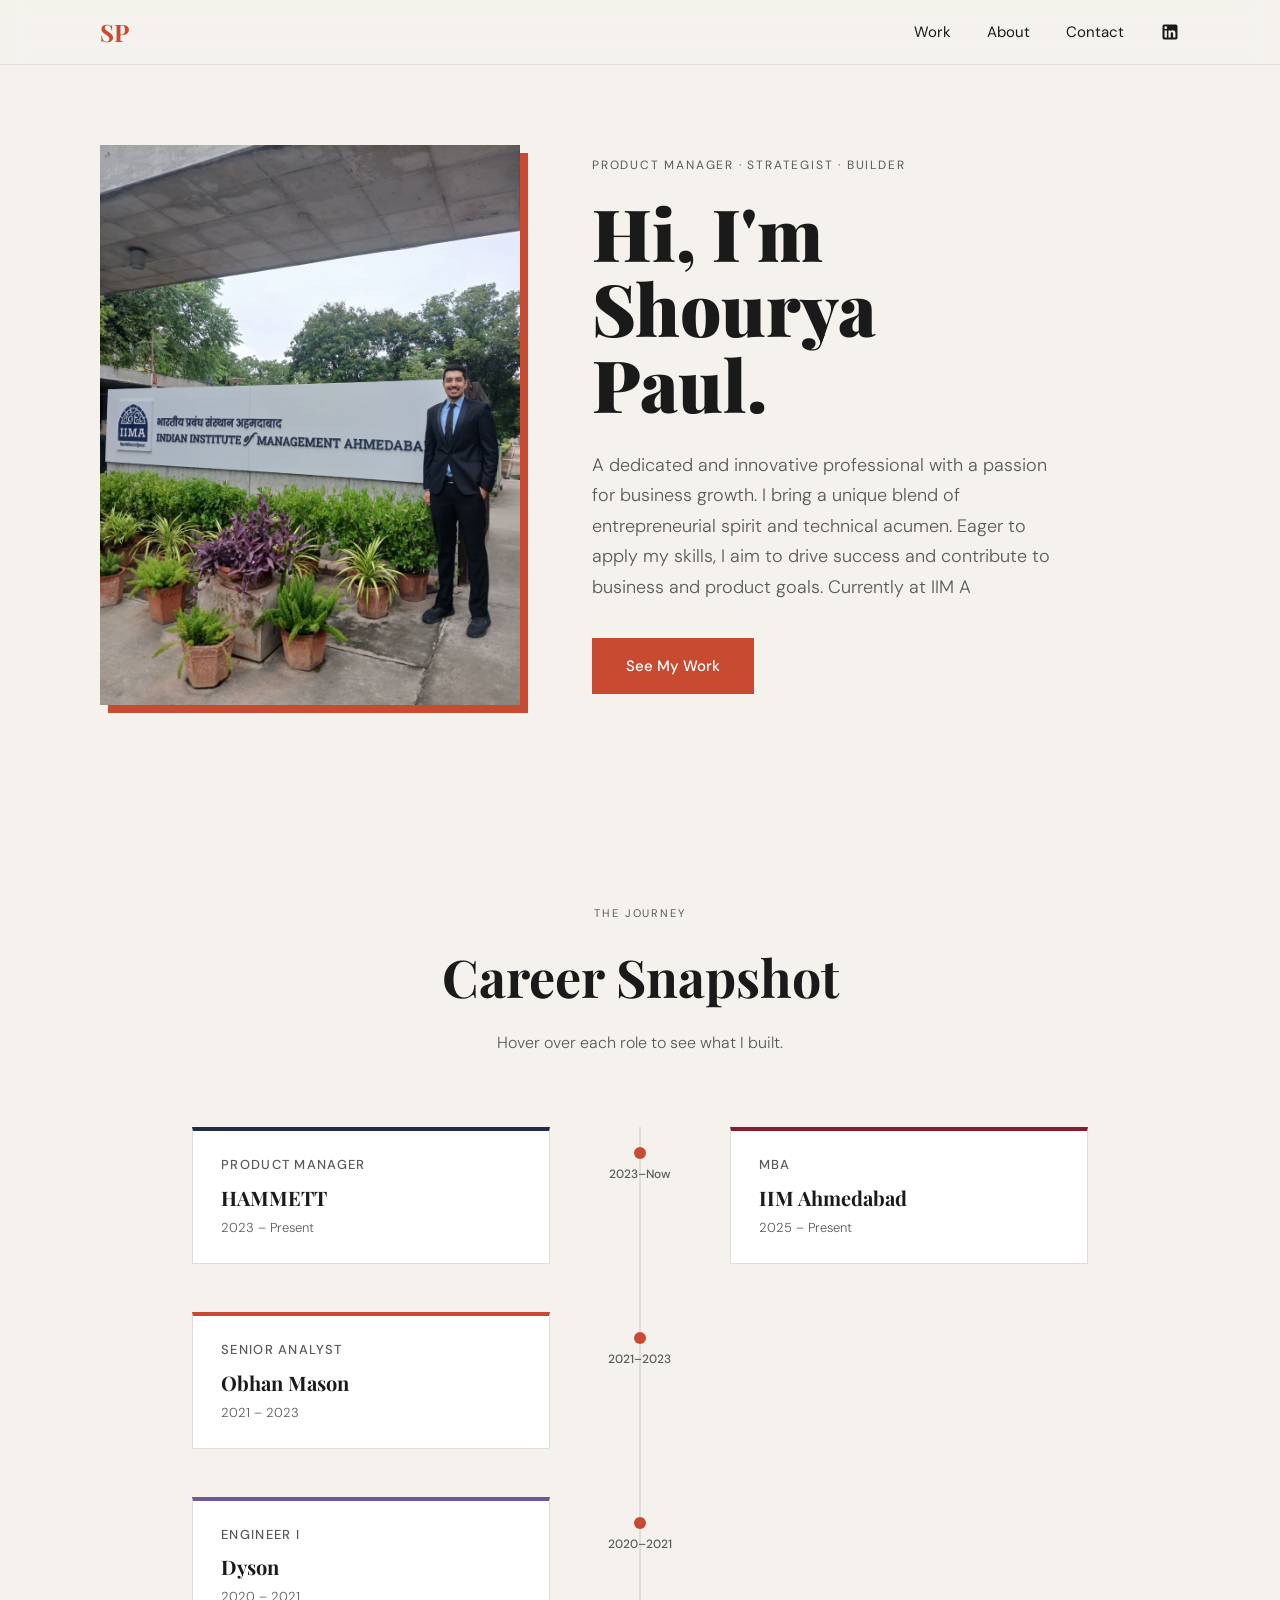
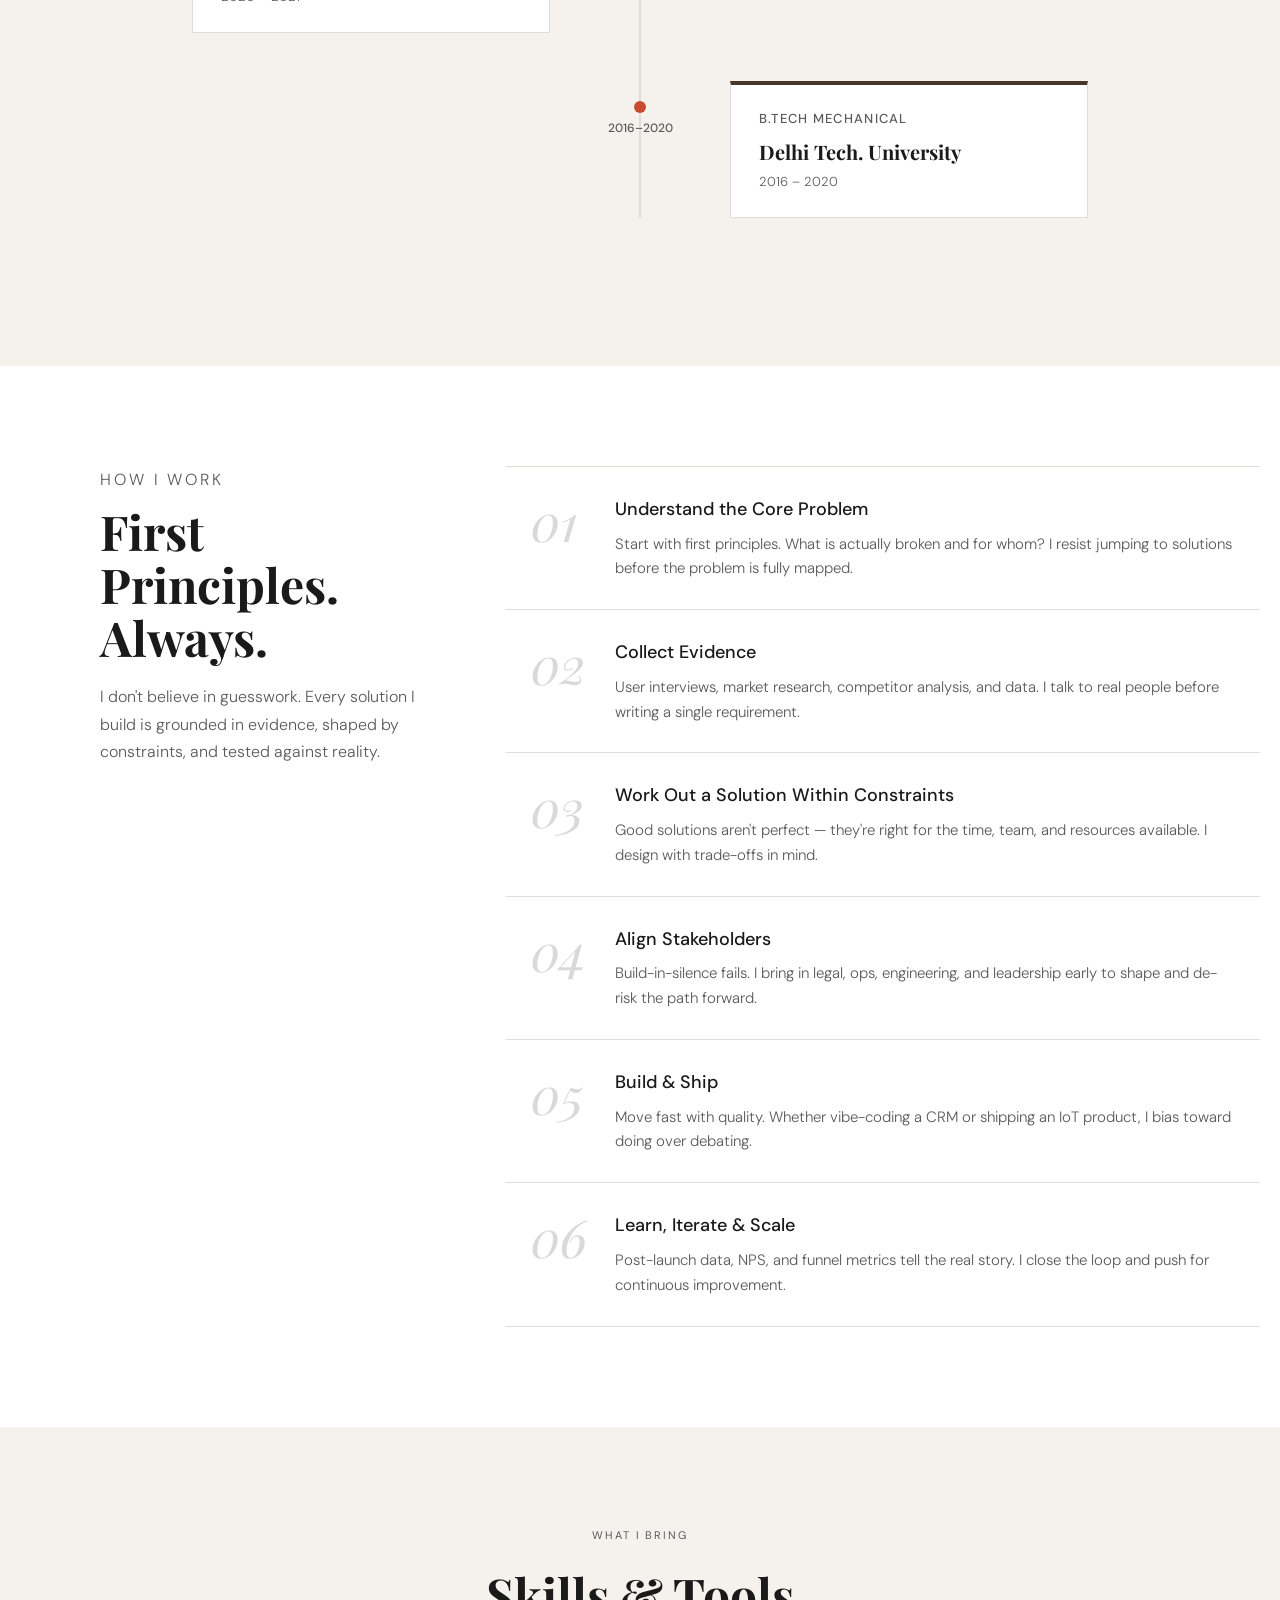
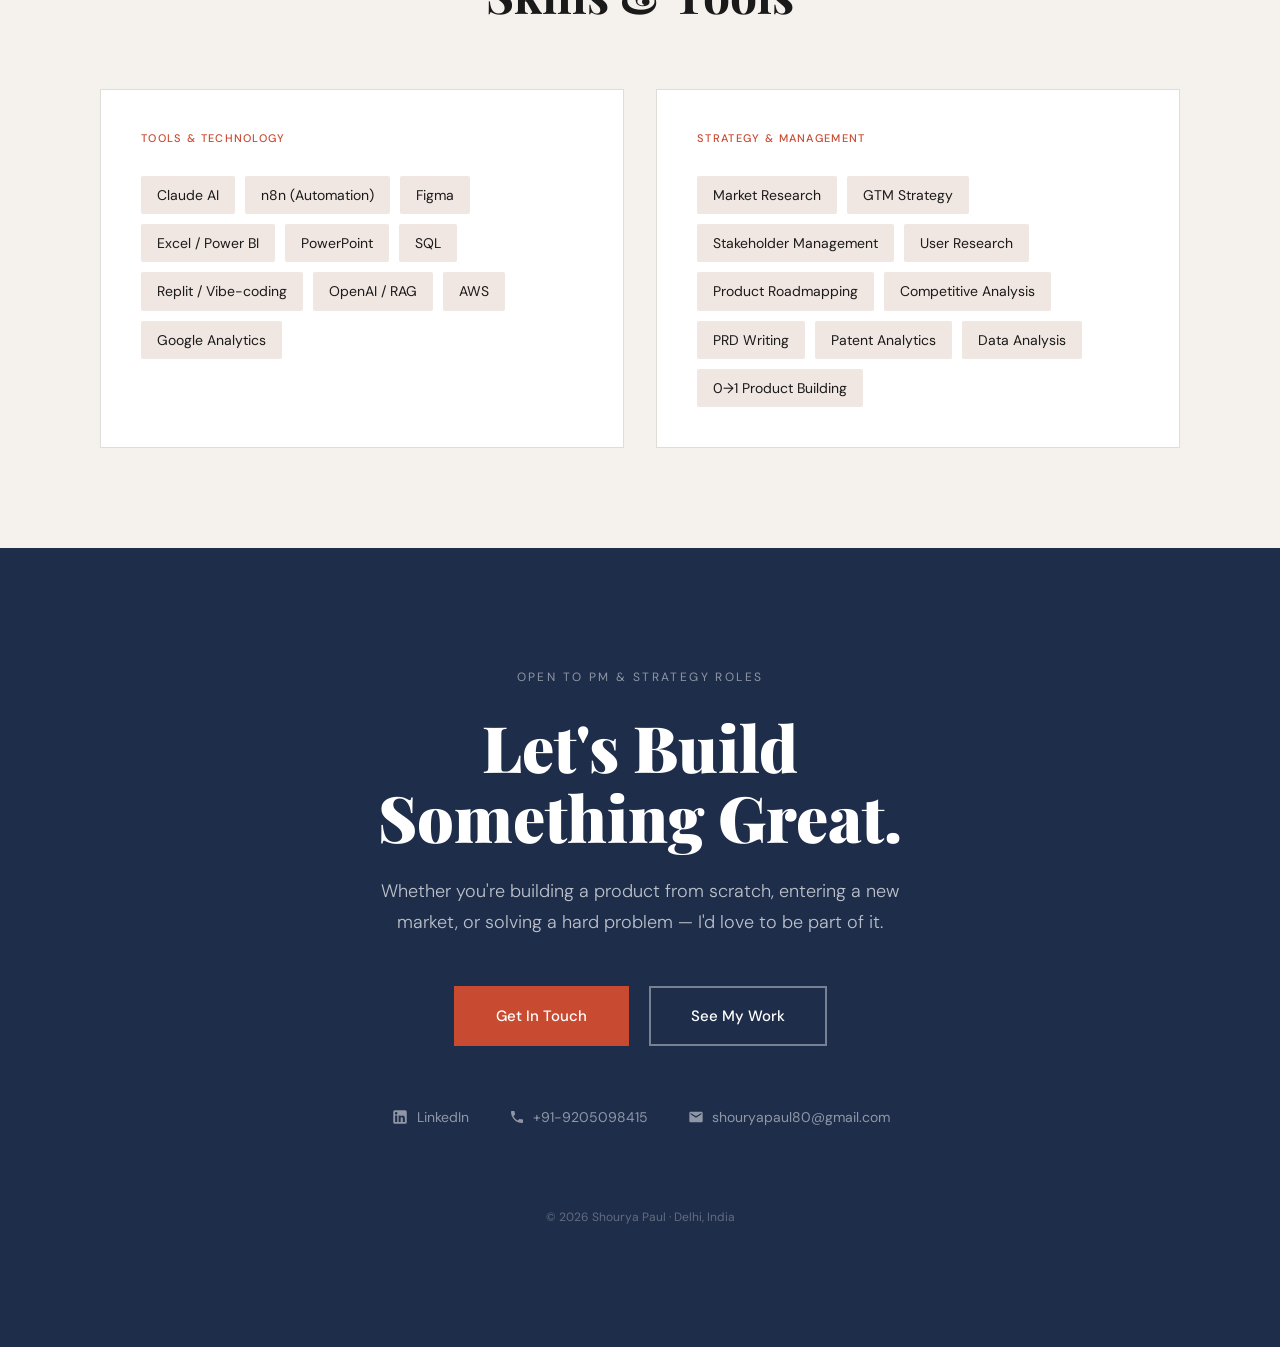
<file: index.html>
<!DOCTYPE html>
<html lang="en">
<head>
  <meta charset="UTF-8">
  <meta name="viewport" content="width=device-width, initial-scale=1.0">
  <meta name="description" content="Shourya Paul — Product Manager, Strategist, Builder. MBA at IIM Ahmedabad. Co-founder at Hammett.">
  <title>Shourya Paul — PM & Strategy</title>
  <link href="https://fonts.googleapis.com/css2?family=Playfair+Display:ital,wght@0,700;0,900;1,700;1,900&family=DM+Sans:wght@300;400;500&display=swap" rel="stylesheet">

  <style>
    /* ===================== CSS VARIABLES ===================== */
    :root {
      --bg: #F5F2ED;
      --text-dark: #1A1A1A;
      --text-mid: #5A5A5A;
      --accent: #C84B31;
      --accent-light: #F0E6E2;
      --navy: #1E2D4A;
      --card-bg: #FFFFFF;
      --border: #E0DDD8;
    }

    /* ===================== RESET & BASE ===================== */
    *, *::before, *::after { box-sizing: border-box; margin: 0; padding: 0; }

    html { scroll-behavior: smooth; }

    body {
      background: var(--bg);
      color: var(--text-dark);
      font-family: 'DM Sans', sans-serif;
      font-weight: 400;
      line-height: 1.6;
      overflow-x: hidden;
    }

    a { text-decoration: none; color: inherit; }

    /* ===================== SCROLL FADE-IN ===================== */
    .fade-in-section {
      opacity: 0;
      transform: translateY(24px);
      transition: opacity 0.6s ease, transform 0.6s ease;
    }
    .fade-in-section.visible {
      opacity: 1;
      transform: translateY(0);
    }

    /* ===================== HERO FADE-UP ANIMATION ===================== */
    @keyframes fadeUp {
      from { opacity: 0; transform: translateY(20px); }
      to   { opacity: 1; transform: translateY(0); }
    }

    .anim-1 { animation: fadeUp 0.6s ease forwards; animation-delay: 0s; opacity: 0; }
    .anim-2 { animation: fadeUp 0.6s ease forwards; animation-delay: 0.15s; opacity: 0; }
    .anim-3 { animation: fadeUp 0.6s ease forwards; animation-delay: 0.3s; opacity: 0; }
    .anim-4 { animation: fadeUp 0.6s ease forwards; animation-delay: 0.45s; opacity: 0; }
    .anim-5 { animation: fadeUp 0.6s ease forwards; animation-delay: 0.6s; opacity: 0; }

    /* ===================== SECTION PADDING ===================== */
    .section-wrap {
      max-width: 1160px;
      margin: 0 auto;
      padding: 0 40px;
    }

    /* ===================== 1. NAV ===================== */
    nav {
      position: sticky;
      top: 0;
      z-index: 100;
      background: rgba(245, 242, 237, 0.85);
      backdrop-filter: blur(12px);
      -webkit-backdrop-filter: blur(12px);
      border-bottom: 1px solid var(--border);
    }

    .nav-inner {
      max-width: 1160px;
      margin: 0 auto;
      padding: 0 40px;
      height: 64px;
      display: flex;
      align-items: center;
      justify-content: space-between;
    }

    .nav-monogram {
      font-family: 'Playfair Display', serif;
      font-weight: 700;
      font-size: 24px;
      color: var(--accent);
      letter-spacing: 0.02em;
    }

    .nav-links {
      display: flex;
      align-items: center;
      gap: 36px;
      list-style: none;
    }

    .nav-links a {
      font-family: 'DM Sans', sans-serif;
      font-weight: 400;
      font-size: 15px;
      color: var(--text-dark);
      position: relative;
      transition: color 0.2s;
    }

    .nav-links a::after {
      content: '';
      position: absolute;
      bottom: -2px;
      left: 0;
      width: 0;
      height: 1px;
      background: var(--accent);
      transition: width 0.25s ease;
    }

    .nav-links a:hover { color: var(--accent); }
    .nav-links a:hover::after { width: 100%; }


    .nav-linkedin {
      display: flex;
      align-items: center;
    }

    .nav-linkedin svg { transition: opacity 0.2s; }
    .nav-linkedin:hover svg { opacity: 0.7; }

    /* ===================== 2. HERO ===================== */
    #hero {
      padding: 80px 0 100px;
    }

    .hero-grid {
      display: grid;
      grid-template-columns: 420px 1fr;
      gap: 72px;
      align-items: center;
    }

    .hero-image-wrap {
      transform: rotate(-1.5deg);
      flex-shrink: 0;
    }

    .hero-image-wrap img {
      width: 100%;
      aspect-ratio: 3/4;
      object-fit: cover;
      display: block;
      box-shadow: 8px 8px 0px var(--accent);
    }

    .hero-label {
      font-family: 'DM Sans', sans-serif;
      font-weight: 400;
      font-size: 12px;
      letter-spacing: 0.15em;
      color: var(--text-mid);
      text-transform: uppercase;
      margin-bottom: 20px;
    }

    h1.hero-name {
      font-family: 'Playfair Display', serif;
      font-weight: 900;
      font-size: 72px;
      line-height: 1.05;
      color: var(--text-dark);
      margin-bottom: 28px;
    }

    .hero-bio {
      font-family: 'DM Sans', sans-serif;
      font-weight: 300;
      font-size: 18px;
      color: var(--text-mid);
      max-width: 480px;
      line-height: 1.7;
      margin-bottom: 36px;
    }

    .metrics-bar {
      display: flex;
      gap: 32px;
      margin-bottom: 44px;
      flex-wrap: wrap;
    }

    .metric {
      display: flex;
      flex-direction: column;
    }

    .metric-number {
      font-family: 'Playfair Display', serif;
      font-style: italic;
      font-size: 36px;
      color: var(--accent);
      line-height: 1;
    }

    .metric-label {
      font-family: 'DM Sans', sans-serif;
      font-weight: 400;
      font-size: 11px;
      letter-spacing: 0.08em;
      text-transform: uppercase;
      color: var(--text-mid);
      margin-top: 6px;
    }

    .hero-ctas {
      display: flex;
      gap: 16px;
      flex-wrap: wrap;
    }

    .btn-filled {
      background: var(--accent);
      color: white;
      border: 2px solid var(--accent);
      padding: 14px 32px;
      font-family: 'DM Sans', sans-serif;
      font-weight: 500;
      font-size: 15px;
      cursor: pointer;
      transition: background 0.2s, color 0.2s;
      display: inline-block;
    }

    .btn-filled:hover {
      background: #a83a22;
      border-color: #a83a22;
    }

    .btn-outline {
      background: transparent;
      color: var(--text-dark);
      border: 2px solid var(--text-dark);
      padding: 14px 32px;
      font-family: 'DM Sans', sans-serif;
      font-weight: 500;
      font-size: 15px;
      cursor: pointer;
      transition: background 0.2s, color 0.2s;
      display: inline-block;
    }

    .btn-outline:hover {
      background: var(--text-dark);
      color: white;
    }

    /* ===================== SECTION LABEL STYLE ===================== */
    .section-label {
      font-family: 'DM Sans', sans-serif;
      font-weight: 400;
      font-size: 11px;
      letter-spacing: 0.18em;
      text-transform: uppercase;
      color: var(--text-mid);
      margin-bottom: 12px;
    }

    .section-h2 {
      font-family: 'Playfair Display', serif;
      font-weight: 700;
    }

    /* ===================== 3. CAREER SNAPSHOT ===================== */
    #career {
      padding: 100px 0;
      background: var(--bg);
    }

    .career-header {
      text-align: center;
      margin-bottom: 72px;
    }

    .career-header .section-h2 {
      font-size: 52px;
      color: var(--text-dark);
      margin-bottom: 12px;
    }

    .career-subtext {
      font-family: 'DM Sans', sans-serif;
      font-weight: 300;
      font-size: 16px;
      color: var(--text-mid);
    }

    /* Timeline */
    .timeline-container {
      position: relative;
      max-width: 960px;
      margin: 0 auto;
    }

    .timeline-center-line {
      position: absolute;
      left: 50%;
      top: 0;
      bottom: 0;
      width: 2px;
      background: var(--border);
      transform: translateX(-50%);
    }

    .timeline-row {
      display: flex;
      align-items: flex-start;
      gap: 0;
      margin-bottom: 48px;
      position: relative;
    }

    .timeline-row.left-side {
      flex-direction: row;
    }

    .timeline-row.right-side {
      flex-direction: row-reverse;
    }

    .timeline-card-wrap {
      width: 44%;
      padding: 0 32px;
      position: relative;
    }

    .timeline-spacer {
      width: 12%;
      display: flex;
      flex-direction: column;
      align-items: center;
      padding-top: 20px;
      flex-shrink: 0;
    }

    .timeline-dot {
      width: 12px;
      height: 12px;
      border-radius: 50%;
      background: var(--accent);
      flex-shrink: 0;
    }

    .timeline-year {
      font-family: 'DM Sans', sans-serif;
      font-weight: 500;
      font-size: 12px;
      color: var(--text-mid);
      margin-top: 6px;
      text-align: center;
      white-space: nowrap;
    }

    .timeline-card {
      background: var(--card-bg);
      border: 1px solid var(--border);
      border-top: 4px solid;
      padding: 24px 28px;
      position: relative;
      cursor: default;
      transition: transform 0.2s ease, box-shadow 0.2s ease;
    }

    .timeline-card:hover {
      transform: translateY(-2px);
      box-shadow: 0 8px 24px rgba(0,0,0,0.08);
    }

    .timeline-card-role {
      font-family: 'DM Sans', sans-serif;
      font-weight: 500;
      font-size: 13px;
      letter-spacing: 0.1em;
      text-transform: uppercase;
      color: var(--text-mid);
      margin-bottom: 6px;
    }

    .timeline-card-company {
      font-family: 'Playfair Display', serif;
      font-weight: 700;
      font-size: 20px;
      color: var(--text-dark);
      margin-bottom: 4px;
    }

    .timeline-card-period {
      font-family: 'DM Sans', sans-serif;
      font-weight: 300;
      font-size: 13px;
      color: var(--text-mid);
    }

    /* ===================== 4. WORK PHILOSOPHY ===================== */
    #philosophy {
      padding: 100px 0;
      background: white;
    }

    .philosophy-grid {
      display: grid;
      grid-template-columns: 30% 70%;
      gap: 80px;
      align-items: start;
    }

    .philosophy-left .section-h2 {
      font-size: 48px;
      color: var(--text-dark);
      line-height: 1.1;
      margin-bottom: 20px;
    }

    .philosophy-left p {
      font-family: 'DM Sans', sans-serif;
      font-weight: 300;
      font-size: 16px;
      color: var(--text-mid);
      line-height: 1.7;
    }

    .philosophy-steps {
      list-style: none;
    }

    .philosophy-step {
      display: flex;
      gap: 24px;
      align-items: flex-start;
      padding: 28px 24px;
      border-bottom: 1px solid var(--border);
      transition: background 0.2s ease, border-left 0.2s ease;
      border-left: 3px solid transparent;
      cursor: default;
    }

    .philosophy-step:first-child {
      border-top: 1px solid var(--border);
    }

    .philosophy-step:hover {
      background: var(--accent-light);
      border-left-color: var(--accent);
    }

    .step-number {
      font-family: 'Playfair Display', serif;
      font-style: italic;
      font-size: 52px;
      color: var(--accent-light);
      line-height: 1;
      flex-shrink: 0;
      width: 60px;
      filter: contrast(1.5) brightness(0.85);
    }

    .philosophy-step:hover .step-number {
      color: #e5c0b8;
    }

    .step-content {}

    .step-title {
      font-family: 'DM Sans', sans-serif;
      font-weight: 500;
      font-size: 18px;
      color: var(--text-dark);
      margin-bottom: 8px;
    }

    .step-desc {
      font-family: 'DM Sans', sans-serif;
      font-weight: 300;
      font-size: 15px;
      color: var(--text-mid);
      line-height: 1.65;
    }

    /* ===================== 5. SKILLS ===================== */
    #skills {
      padding: 100px 0;
      background: var(--bg);
    }

    .skills-header {
      text-align: center;
      margin-bottom: 56px;
    }

    .skills-header .section-h2 {
      font-size: 48px;
      color: var(--text-dark);
    }

    .skills-grid {
      display: grid;
      grid-template-columns: 1fr 1fr;
      gap: 32px;
    }

    .skills-card {
      background: var(--card-bg);
      border: 1px solid var(--border);
      padding: 40px;
    }

    .skills-card-heading {
      font-family: 'DM Sans', sans-serif;
      font-weight: 500;
      font-size: 11px;
      letter-spacing: 0.12em;
      text-transform: uppercase;
      color: var(--accent);
      margin-bottom: 28px;
    }

    .pills {
      display: flex;
      flex-wrap: wrap;
      gap: 10px;
    }

    .pill {
      background: var(--accent-light);
      color: var(--text-dark);
      padding: 8px 16px;
      font-family: 'DM Sans', sans-serif;
      font-weight: 400;
      font-size: 14px;
      border-radius: 2px;
      transition: background 0.2s, color 0.2s;
      cursor: default;
    }

    .pill:hover {
      background: var(--navy);
      color: white;
    }

    /* ===================== 6. CTA SECTION ===================== */
    #cta {
      padding: 120px 0;
      background: var(--navy);
      text-align: center;
    }

    .cta-label {
      font-family: 'DM Sans', sans-serif;
      font-weight: 400;
      font-size: 12px;
      letter-spacing: 0.2em;
      text-transform: uppercase;
      color: rgba(255,255,255,0.5);
      margin-bottom: 24px;
    }

    h2.cta-heading {
      font-family: 'Playfair Display', serif;
      font-weight: 900;
      font-size: 64px;
      color: white;
      line-height: 1.1;
      margin-bottom: 24px;
    }

    .cta-body {
      font-family: 'DM Sans', sans-serif;
      font-weight: 300;
      font-size: 18px;
      color: rgba(255,255,255,0.7);
      max-width: 520px;
      margin: 0 auto;
      line-height: 1.7;
    }

    .cta-buttons {
      display: flex;
      justify-content: center;
      gap: 20px;
      margin-top: 48px;
      flex-wrap: wrap;
    }

    .btn-cta-filled {
      background: var(--accent);
      color: white;
      border: 2px solid var(--accent);
      padding: 16px 40px;
      font-family: 'DM Sans', sans-serif;
      font-weight: 500;
      font-size: 15px;
      cursor: pointer;
      transition: background 0.2s;
      display: inline-block;
    }

    .btn-cta-filled:hover { background: #a83a22; border-color: #a83a22; }

    .btn-cta-outline {
      background: transparent;
      color: white;
      border: 2px solid rgba(255,255,255,0.4);
      padding: 16px 40px;
      font-family: 'DM Sans', sans-serif;
      font-weight: 500;
      font-size: 15px;
      cursor: pointer;
      transition: border-color 0.2s, background 0.2s;
      display: inline-block;
    }

    .btn-cta-outline:hover {
      border-color: white;
      background: rgba(255,255,255,0.08);
    }

    .cta-contact-row {
      display: flex;
      justify-content: center;
      align-items: center;
      gap: 40px;
      margin-top: 60px;
      opacity: 0.5;
      color: white;
      flex-wrap: wrap;
    }

    .cta-contact-row a {
      color: white;
      font-family: 'DM Sans', sans-serif;
      font-size: 14px;
      display: flex;
      align-items: center;
      gap: 8px;
      transition: opacity 0.2s;
    }

    .cta-contact-row a:hover { opacity: 0.8; }

    .cta-footer-line {
      margin-top: 80px;
      font-family: 'DM Sans', sans-serif;
      font-size: 12px;
      color: rgba(255,255,255,0.3);
    }

    /* ===================== RESPONSIVE ===================== */
    @media (max-width: 900px) {
      .hero-grid {
        grid-template-columns: 300px 1fr;
        gap: 48px;
      }
      h1.hero-name { font-size: 56px; }
    }

    @media (max-width: 768px) {
      .section-wrap { padding: 0 24px; }
      .nav-inner { padding: 0 24px; }

      .hero-grid {
        grid-template-columns: 1fr;
        gap: 40px;
      }
      .hero-image-wrap { max-width: 280px; margin: 0 auto; }
      h1.hero-name { font-size: 48px; }

      .metrics-bar {
        display: grid;
        grid-template-columns: 1fr 1fr;
        gap: 24px;
      }

      .timeline-center-line { display: none; }
      .timeline-row { display: block; }
      .timeline-card-wrap { width: 90%; margin: 0 auto 24px; padding: 0; }
      .timeline-spacer { display: none; }

      .philosophy-grid { grid-template-columns: 1fr; gap: 40px; }
      .philosophy-left .section-h2 { font-size: 36px; }

      .skills-grid { grid-template-columns: 1fr; }

      h2.cta-heading { font-size: 40px; }

      #hero { padding: 48px 0 60px; }
      #career, #philosophy, #skills { padding: 60px 0; }
      #cta { padding: 80px 0; }

      .nav-links { gap: 20px; }
    }
  </style>
</head>
<body>

  <!-- ===================== NAV ===================== -->
  <nav>
    <div class="nav-inner">
      <a href="index.html" class="nav-monogram">SP</a>
      <ul class="nav-links">
        <li><a href="work.html">Work</a></li>
        <li><a href="about.html">About</a></li>
        <li><a href="contact.html">Contact</a></li>

        <li>
          <a href="https://linkedin.com/in/shourya-paul22" target="_blank" rel="noopener noreferrer" class="nav-linkedin" aria-label="LinkedIn">
            <svg width="20" height="20" viewBox="0 0 24 24" fill="#1A1A1A">
              <path d="M19 3a2 2 0 0 1 2 2v14a2 2 0 0 1-2 2H5a2 2 0 0 1-2-2V5a2 2 0 0 1 2-2h14m-.5 15.5v-5.3a3.26 3.26 0 0 0-3.26-3.26c-.85 0-1.84.52-2.32 1.3v-1.11h-2.79v8.37h2.79v-4.93c0-.77.62-1.4 1.39-1.4a1.4 1.4 0 0 1 1.4 1.4v4.93h2.79M6.88 8.56a1.68 1.68 0 0 0 1.68-1.68c0-.93-.75-1.69-1.68-1.69a1.69 1.69 0 0 0-1.69 1.69c0 .93.76 1.68 1.69 1.68m1.39 9.94v-8.37H5.5v8.37h2.77z"/>
            </svg>
          </a>
        </li>
      </ul>
    </div>
  </nav>

  <!-- ===================== HERO ===================== -->
  <section id="hero">
    <div class="section-wrap">
      <div class="hero-grid">

        <!-- Left: Photo -->
        <div class="hero-image-wrap anim-1">
          <img src="assets/images/iim-sp.jpg" alt="Shourya Paul at IIM Ahmedabad">
        </div>

        <!-- Right: Text -->
        <div class="hero-text">
          <p class="hero-label anim-1">Product Manager &middot; Strategist &middot; Builder</p>

          <h1 class="hero-name anim-2">Hi, I'm<br>Shourya<br>Paul.</h1>

          <p class="hero-bio anim-3">A dedicated and innovative professional with a passion for business growth. I bring a unique blend of entrepreneurial spirit and technical acumen. Eager to apply my skills, I aim to drive success and contribute to business and product goals. Currently at IIM A</p>

          <div class="hero-ctas anim-4">
            <a href="work.html" class="btn-filled">See My Work</a>
          </div>
        </div>

      </div>
    </div>
  </section>

  <!-- ===================== CAREER SNAPSHOT ===================== -->
  <section id="career" class="fade-in-section">
    <div class="section-wrap">
      <div class="career-header">
        <p class="section-label">The Journey</p>
        <h2 class="section-h2">Career Snapshot</h2>
        <p class="career-subtext">Hover over each role to see what I built.</p>
      </div>

      <div class="timeline-container">
        <div class="timeline-center-line"></div>

        <!-- Row 1: Hammett (Left) + IIM (Right) -->
        <div class="timeline-row left-side">
          <div class="timeline-card-wrap">
            <div class="timeline-card" style="border-top-color: #1E2D4A;">
              <div class="timeline-card-role">Product Manager</div>
              <div class="timeline-card-company">HAMMETT</div>
              <div class="timeline-card-period">2023 – Present</div>
            </div>
          </div>
          <div class="timeline-spacer">
            <div class="timeline-dot"></div>
            <div class="timeline-year">2023–Now</div>
          </div>
          <div class="timeline-card-wrap">
            <div class="timeline-card" style="border-top-color: #8B1A2E;">
              <div class="timeline-card-role">MBA</div>
              <div class="timeline-card-company">IIM Ahmedabad</div>
              <div class="timeline-card-period">2025 – Present</div>
            </div>
          </div>
        </div>

        <!-- Row 3: Obhan Mason (Left) -->
        <div class="timeline-row left-side">
          <div class="timeline-card-wrap">
            <div class="timeline-card" style="border-top-color: #C84B31;">
              <div class="timeline-card-role">Senior Analyst</div>
              <div class="timeline-card-company">Obhan Mason</div>
              <div class="timeline-card-period">2021 – 2023</div>
            </div>
          </div>
          <div class="timeline-spacer">
            <div class="timeline-dot"></div>
            <div class="timeline-year">2021–2023</div>
          </div>
          <div class="timeline-card-wrap"></div>
        </div>

        <!-- Row 4: Dyson (Left) -->
        <div class="timeline-row left-side">
          <div class="timeline-card-wrap">
            <div class="timeline-card" style="border-top-color: #6B5B95;">
              <div class="timeline-card-role">Engineer I</div>
              <div class="timeline-card-company">Dyson</div>
              <div class="timeline-card-period">2020 – 2021</div>
            </div>
          </div>
          <div class="timeline-spacer">
            <div class="timeline-dot"></div>
            <div class="timeline-year">2020–2021</div>
          </div>
          <div class="timeline-card-wrap"></div>
        </div>

        <!-- Row 5: DTU (Right) -->
        <div class="timeline-row right-side">
          <div class="timeline-card-wrap">
            <div class="timeline-card" style="border-top-color: #4A3728;">
              <div class="timeline-card-role">B.Tech Mechanical</div>
              <div class="timeline-card-company">Delhi Tech. University</div>
              <div class="timeline-card-period">2016 – 2020</div>
            </div>
          </div>
          <div class="timeline-spacer">
            <div class="timeline-dot"></div>
            <div class="timeline-year">2016–2020</div>
          </div>
          <div class="timeline-card-wrap"></div>
        </div>

      </div>
    </div>
  </section>

  <!-- ===================== WORK PHILOSOPHY ===================== -->
  <section id="philosophy" class="fade-in-section">
    <div class="section-wrap">
      <div class="philosophy-grid">

        <div class="philosophy-left">
          <p class="section-label">How I Work</p>
          <h2 class="section-h2">First Principles.<br>Always.</h2>
          <p>I don't believe in guesswork. Every solution I build is grounded in evidence, shaped by constraints, and tested against reality.</p>
        </div>

        <div class="philosophy-right">
          <ul class="philosophy-steps">
            <li class="philosophy-step">
              <span class="step-number">01</span>
              <div class="step-content">
                <div class="step-title">Understand the Core Problem</div>
                <div class="step-desc">Start with first principles. What is actually broken and for whom? I resist jumping to solutions before the problem is fully mapped.</div>
              </div>
            </li>
            <li class="philosophy-step">
              <span class="step-number">02</span>
              <div class="step-content">
                <div class="step-title">Collect Evidence</div>
                <div class="step-desc">User interviews, market research, competitor analysis, and data. I talk to real people before writing a single requirement.</div>
              </div>
            </li>
            <li class="philosophy-step">
              <span class="step-number">03</span>
              <div class="step-content">
                <div class="step-title">Work Out a Solution Within Constraints</div>
                <div class="step-desc">Good solutions aren't perfect — they're right for the time, team, and resources available. I design with trade-offs in mind.</div>
              </div>
            </li>
            <li class="philosophy-step">
              <span class="step-number">04</span>
              <div class="step-content">
                <div class="step-title">Align Stakeholders</div>
                <div class="step-desc">Build-in-silence fails. I bring in legal, ops, engineering, and leadership early to shape and de-risk the path forward.</div>
              </div>
            </li>
            <li class="philosophy-step">
              <span class="step-number">05</span>
              <div class="step-content">
                <div class="step-title">Build & Ship</div>
                <div class="step-desc">Move fast with quality. Whether vibe-coding a CRM or shipping an IoT product, I bias toward doing over debating.</div>
              </div>
            </li>
            <li class="philosophy-step">
              <span class="step-number">06</span>
              <div class="step-content">
                <div class="step-title">Learn, Iterate & Scale</div>
                <div class="step-desc">Post-launch data, NPS, and funnel metrics tell the real story. I close the loop and push for continuous improvement.</div>
              </div>
            </li>
          </ul>
        </div>

      </div>
    </div>
  </section>

  <!-- ===================== SKILLS ===================== -->
  <section id="skills" class="fade-in-section">
    <div class="section-wrap">
      <div class="skills-header">
        <p class="section-label">What I Bring</p>
        <h2 class="section-h2">Skills &amp; Tools</h2>
      </div>

      <div class="skills-grid">
        <!-- Tools -->
        <div class="skills-card">
          <div class="skills-card-heading">Tools &amp; Technology</div>
          <div class="pills">
            <span class="pill">Claude AI</span>
            <span class="pill">n8n (Automation)</span>
            <span class="pill">Figma</span>
            <span class="pill">Excel / Power BI</span>
            <span class="pill">PowerPoint</span>
            <span class="pill">SQL</span>
            <span class="pill">Replit / Vibe-coding</span>
            <span class="pill">OpenAI / RAG</span>
            <span class="pill">AWS</span>
            <span class="pill">Google Analytics</span>
          </div>
        </div>

        <!-- Management -->
        <div class="skills-card">
          <div class="skills-card-heading">Strategy &amp; Management</div>
          <div class="pills">
            <span class="pill">Market Research</span>
            <span class="pill">GTM Strategy</span>
            <span class="pill">Stakeholder Management</span>
            <span class="pill">User Research</span>
            <span class="pill">Product Roadmapping</span>
            <span class="pill">Competitive Analysis</span>
            <span class="pill">PRD Writing</span>
            <span class="pill">Patent Analytics</span>
            <span class="pill">Data Analysis</span>
            <span class="pill">0→1 Product Building</span>
          </div>
        </div>
      </div>
    </div>
  </section>

  <!-- ===================== CTA ===================== -->
  <section id="cta" class="fade-in-section">
    <div class="section-wrap">
      <p class="cta-label">Open to PM &amp; Strategy Roles</p>
      <h2 class="cta-heading">Let's Build<br>Something Great.</h2>
      <p class="cta-body">Whether you're building a product from scratch, entering a new market, or solving a hard problem — I'd love to be part of it.</p>

      <div class="cta-buttons">
        <a href="mailto:shouryapaul80@gmail.com" class="btn-cta-filled">Get In Touch</a>
        <a href="work.html" class="btn-cta-outline">See My Work</a>
      </div>

      <div class="cta-contact-row">
        <a href="https://linkedin.com/in/shourya-paul22" target="_blank" rel="noopener noreferrer">
          <svg width="18" height="18" viewBox="0 0 24 24" fill="white">
            <path d="M19 3a2 2 0 0 1 2 2v14a2 2 0 0 1-2 2H5a2 2 0 0 1-2-2V5a2 2 0 0 1 2-2h14m-.5 15.5v-5.3a3.26 3.26 0 0 0-3.26-3.26c-.85 0-1.84.52-2.32 1.3v-1.11h-2.79v8.37h2.79v-4.93c0-.77.62-1.4 1.39-1.4a1.4 1.4 0 0 1 1.4 1.4v4.93h2.79M6.88 8.56a1.68 1.68 0 0 0 1.68-1.68c0-.93-.75-1.69-1.68-1.69a1.69 1.69 0 0 0-1.69 1.69c0 .93.76 1.68 1.69 1.68m1.39 9.94v-8.37H5.5v8.37h2.77z"/>
          </svg>
          LinkedIn
        </a>
        <a href="tel:+919205098415">
          <svg width="16" height="16" viewBox="0 0 24 24" fill="white">
            <path d="M6.62 10.79c1.44 2.83 3.76 5.14 6.59 6.59l2.2-2.2c.27-.27.67-.36 1.02-.24 1.12.37 2.33.57 3.57.57.55 0 1 .45 1 1V20c0 .55-.45 1-1 1-9.39 0-17-7.61-17-17 0-.55.45-1 1-1h3.5c.55 0 1 .45 1 1 0 1.25.2 2.45.57 3.57.11.35.03.74-.25 1.02l-2.2 2.2z"/>
          </svg>
          +91-9205098415
        </a>
        <a href="mailto:shouryapaul80@gmail.com">
          <svg width="16" height="16" viewBox="0 0 24 24" fill="white">
            <path d="M20 4H4c-1.1 0-1.99.9-1.99 2L2 18c0 1.1.89 2 2 2h16c1.1 0 2-.9 2-2V6c0-1.1-.9-2-2-2zm0 4l-8 5-8-5V6l8 5 8-5v2z"/>
          </svg>
          shouryapaul80@gmail.com
        </a>
      </div>

      <p class="cta-footer-line">© 2026 Shourya Paul &middot; Delhi, India</p>
    </div>
  </section>

  <!-- ===================== JS ===================== -->
  <script>
    // 1. Smooth scroll for anchor links
    document.querySelectorAll('a[href^="#"]').forEach(a => {
      a.addEventListener('click', e => {
        e.preventDefault();
        document.querySelector(a.getAttribute('href'))?.scrollIntoView({ behavior: 'smooth' });
      });
    });


    // 3. Scroll-triggered fade-in for sections
    const observer = new IntersectionObserver((entries) => {
      entries.forEach(e => {
        if (e.isIntersecting) e.target.classList.add('visible');
      });
    }, { threshold: 0.1 });

    document.querySelectorAll('.fade-in-section').forEach(el => observer.observe(el));
  </script>

</body>
</html>
</file>
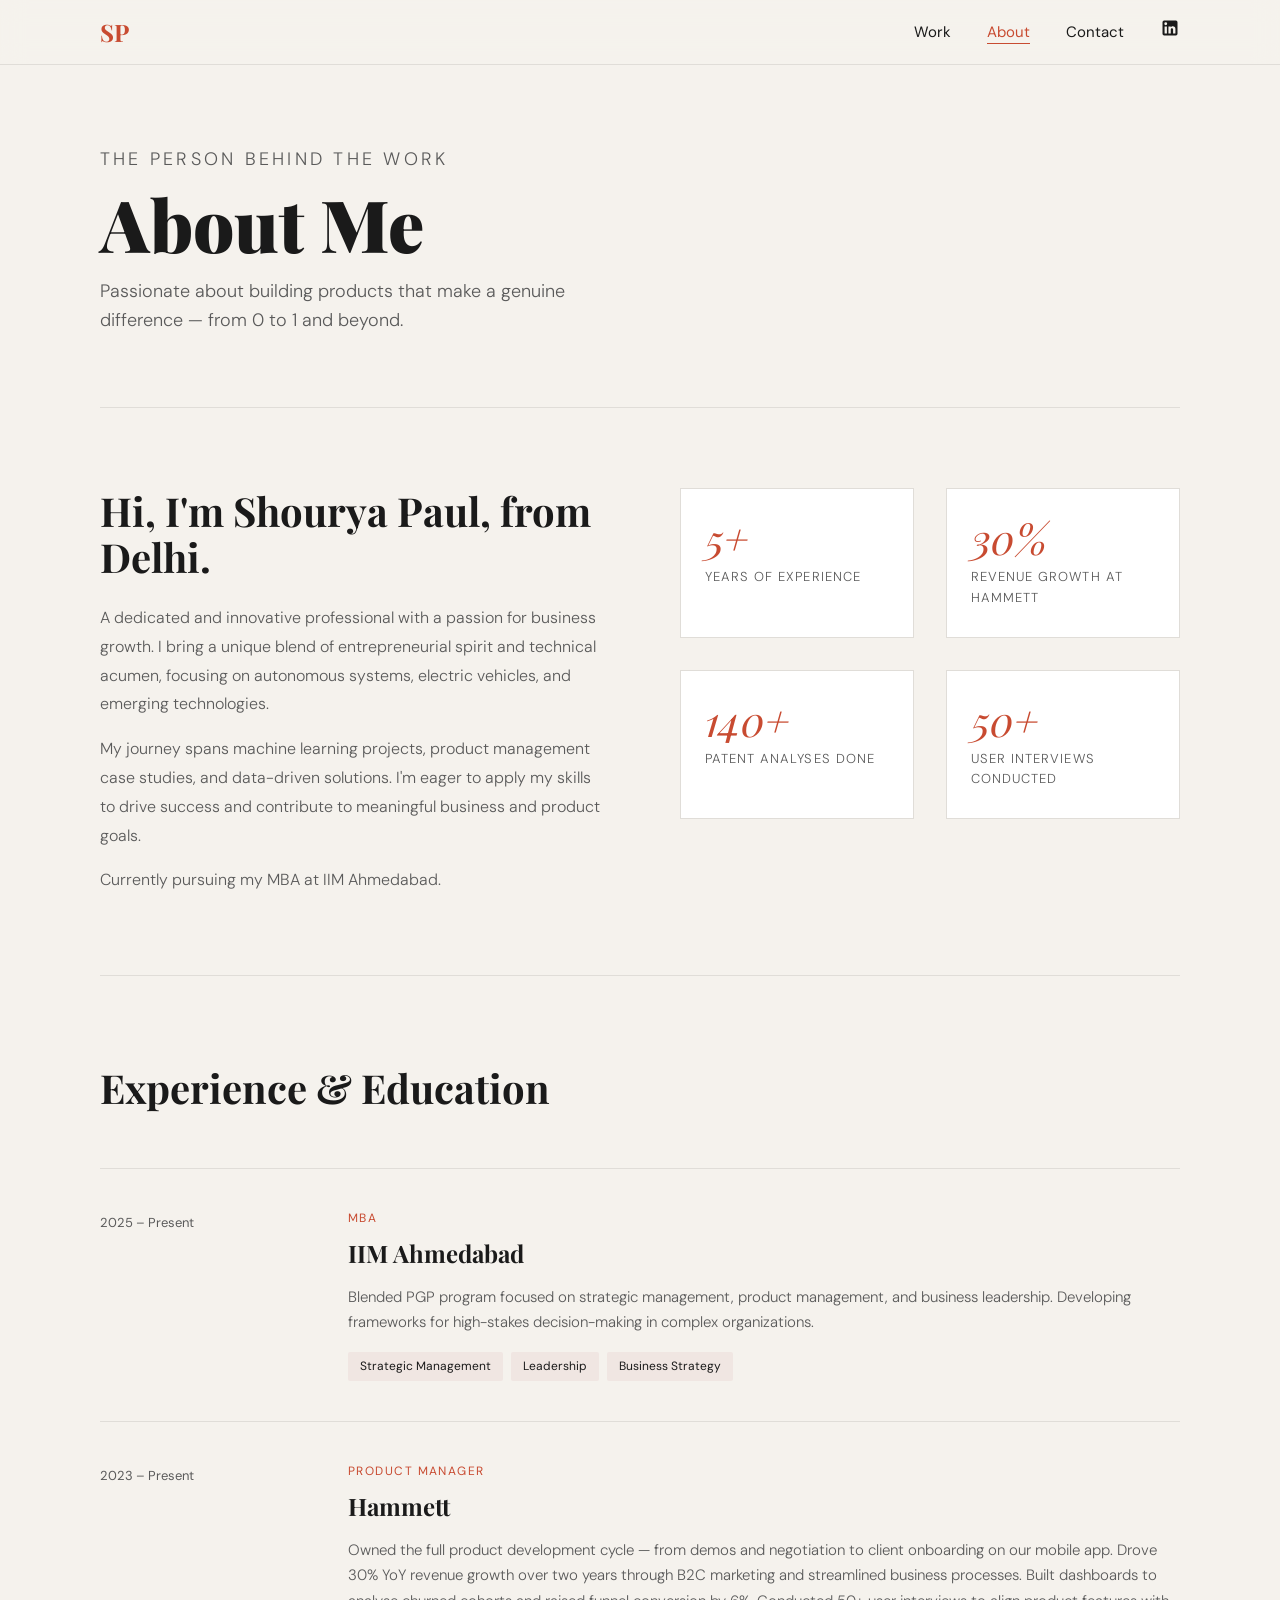
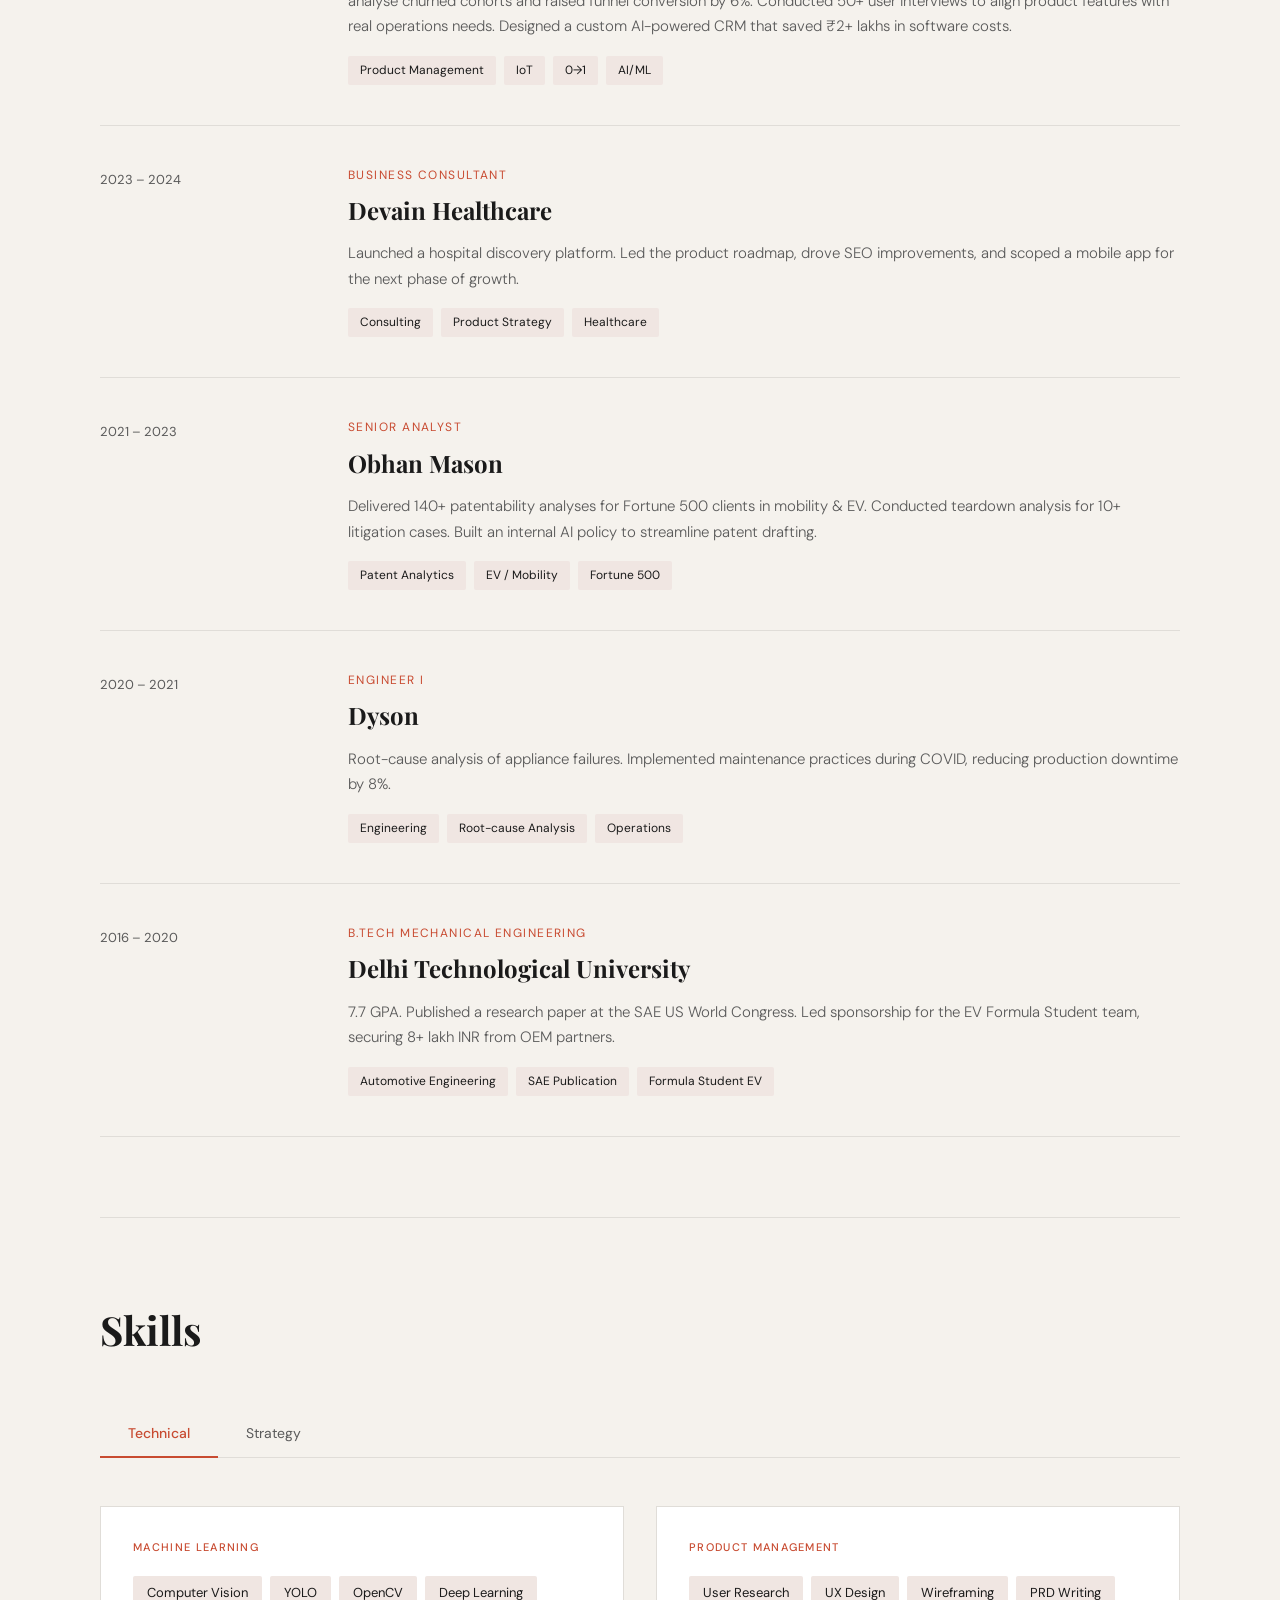
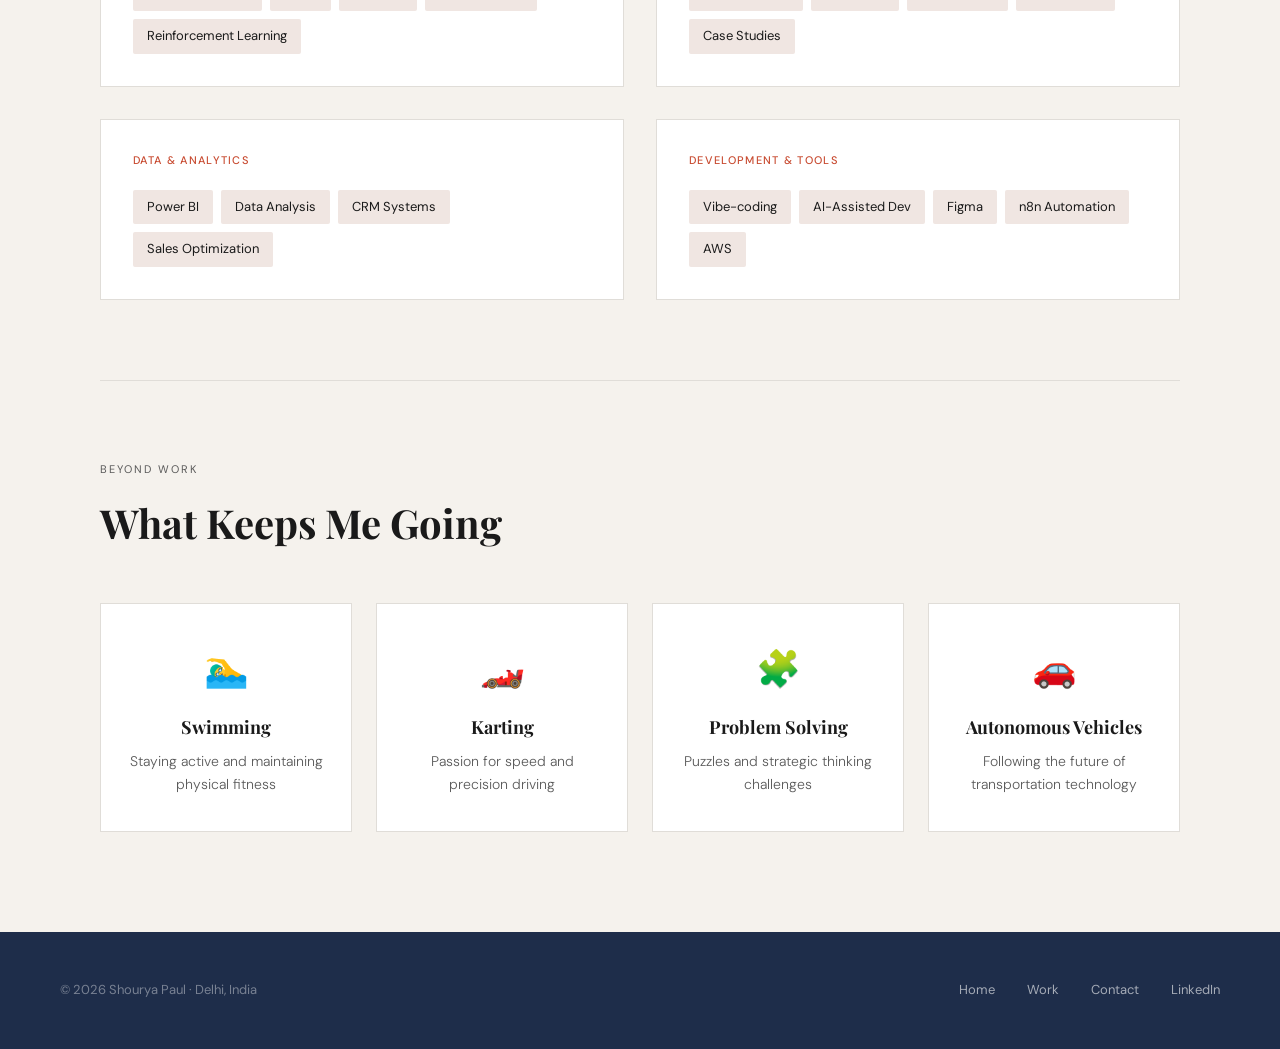
<file: about.html>
<!DOCTYPE html>
<html lang="en">
<head>
  <meta charset="UTF-8">
  <meta name="viewport" content="width=device-width, initial-scale=1.0">
  <meta name="description" content="About Shourya Paul — Product Manager, Strategist, MBA at IIM Ahmedabad.">
  <title>About — Shourya Paul</title>
  <link href="https://fonts.googleapis.com/css2?family=Playfair+Display:ital,wght@0,700;0,900;1,700&family=DM+Sans:wght@300;400;500&display=swap" rel="stylesheet">
  <style>
    :root {
      --bg: #F5F2ED;
      --text-dark: #1A1A1A;
      --text-mid: #5A5A5A;
      --accent: #C84B31;
      --accent-light: #F0E6E2;
      --navy: #1E2D4A;
      --card-bg: #FFFFFF;
      --border: #E0DDD8;
    }

    *, *::before, *::after { box-sizing: border-box; margin: 0; padding: 0; }
    html { scroll-behavior: smooth; }
    body { background: var(--bg); color: var(--text-dark); font-family: 'DM Sans', sans-serif; font-weight: 400; line-height: 1.6; overflow-x: hidden; }
    a { text-decoration: none; color: inherit; }

    .fade-in-section { opacity: 0; transform: translateY(24px); transition: opacity 0.6s ease, transform 0.6s ease; }
    .fade-in-section.visible { opacity: 1; transform: translateY(0); }

    @keyframes fadeUp {
      from { opacity: 0; transform: translateY(20px); }
      to   { opacity: 1; transform: translateY(0); }
    }
    .anim-1 { animation: fadeUp 0.6s ease forwards; animation-delay: 0s; opacity: 0; }
    .anim-2 { animation: fadeUp 0.6s ease forwards; animation-delay: 0.15s; opacity: 0; }
    .anim-3 { animation: fadeUp 0.6s ease forwards; animation-delay: 0.3s; opacity: 0; }

    /* NAV */
    nav { position: sticky; top: 0; z-index: 100; background: rgba(245,242,237,0.85); backdrop-filter: blur(12px); -webkit-backdrop-filter: blur(12px); border-bottom: 1px solid var(--border); }
    .nav-inner { max-width: 1160px; margin: 0 auto; padding: 0 40px; height: 64px; display: flex; align-items: center; justify-content: space-between; }
    .nav-monogram { font-family: 'Playfair Display', serif; font-weight: 700; font-size: 24px; color: var(--accent); }
    .nav-links { display: flex; align-items: center; gap: 36px; list-style: none; }
    .nav-links a { font-family: 'DM Sans', sans-serif; font-weight: 400; font-size: 15px; color: var(--text-dark); position: relative; transition: color 0.2s; }
    .nav-links a::after { content: ''; position: absolute; bottom: -2px; left: 0; width: 0; height: 1px; background: var(--accent); transition: width 0.25s ease; }
    .nav-links a:hover, .nav-links a.active { color: var(--accent); }
    .nav-links a:hover::after, .nav-links a.active::after { width: 100%; }
    .nav-linkedin svg { transition: opacity 0.2s; }
    .nav-linkedin:hover svg { opacity: 0.7; }

    /* WRAP */
    .page-wrap { max-width: 1160px; margin: 0 auto; padding: 0 40px; }

    /* SECTION LABEL */
    .section-label { font-family: 'DM Sans', sans-serif; font-weight: 400; font-size: 11px; letter-spacing: 0.18em; text-transform: uppercase; color: var(--text-mid); margin-bottom: 12px; }

    /* PAGE HERO */
    .page-hero { padding: 80px 0 72px; border-bottom: 1px solid var(--border); margin-bottom: 80px; }
    .page-hero h1 { font-family: 'Playfair Display', serif; font-weight: 900; font-size: 72px; line-height: 1.05; color: var(--text-dark); margin-bottom: 16px; }
    .page-hero p { font-family: 'DM Sans', sans-serif; font-weight: 300; font-size: 18px; color: var(--text-mid); max-width: 500px; }

    /* BIO */
    .bio-section { display: grid; grid-template-columns: 1fr 1fr; gap: 80px; padding-bottom: 80px; border-bottom: 1px solid var(--border); margin-bottom: 80px; }
    .bio-heading { font-family: 'Playfair Display', serif; font-weight: 700; font-size: 40px; color: var(--text-dark); margin-bottom: 24px; line-height: 1.15; }
    .bio-text p { font-family: 'DM Sans', sans-serif; font-weight: 300; font-size: 16px; color: var(--text-mid); line-height: 1.8; margin-bottom: 16px; }
    .bio-text p:last-child { margin-bottom: 0; }

    .bio-stats { display: grid; grid-template-columns: 1fr 1fr; gap: 32px; align-content: start; }
    .stat-item { background: var(--card-bg); border: 1px solid var(--border); padding: 28px 24px; }
    .stat-number { font-family: 'Playfair Display', serif; font-style: italic; font-size: 42px; color: var(--accent); line-height: 1; margin-bottom: 8px; }
    .stat-label { font-family: 'DM Sans', sans-serif; font-weight: 300; font-size: 13px; color: var(--text-mid); text-transform: uppercase; letter-spacing: 0.08em; }

    /* EXPERIENCE TIMELINE */
    .experience-section { padding-bottom: 80px; border-bottom: 1px solid var(--border); margin-bottom: 80px; }
    .section-heading { font-family: 'Playfair Display', serif; font-weight: 700; font-size: 40px; color: var(--text-dark); margin-bottom: 48px; }

    .exp-item { display: grid; grid-template-columns: 200px 1fr; gap: 48px; padding: 40px 0; border-bottom: 1px solid var(--border); }
    .exp-item:first-of-type { border-top: 1px solid var(--border); }

    .exp-period { font-family: 'DM Sans', sans-serif; font-weight: 400; font-size: 13px; color: var(--text-mid); padding-top: 4px; }

    .exp-body { }
    .exp-role { font-family: 'DM Sans', sans-serif; font-weight: 400; font-size: 12px; letter-spacing: 0.12em; text-transform: uppercase; color: var(--accent); margin-bottom: 6px; }
    .exp-company { font-family: 'Playfair Display', serif; font-weight: 700; font-size: 24px; color: var(--text-dark); margin-bottom: 12px; }
    .exp-desc { font-family: 'DM Sans', sans-serif; font-weight: 300; font-size: 15px; color: var(--text-mid); line-height: 1.7; margin-bottom: 16px; }
    .exp-tags { display: flex; flex-wrap: wrap; gap: 8px; }
    .tag { background: var(--accent-light); color: var(--text-dark); padding: 5px 12px; font-family: 'DM Sans', sans-serif; font-size: 12px; border-radius: 2px; }

    /* SKILLS */
    .skills-section { padding-bottom: 80px; border-bottom: 1px solid var(--border); margin-bottom: 80px; }

    .skills-tabs { display: flex; gap: 0; border-bottom: 1px solid var(--border); margin-bottom: 48px; }
    .skills-tab { font-family: 'DM Sans', sans-serif; font-weight: 400; font-size: 14px; color: var(--text-mid); background: none; border: none; padding: 14px 28px; cursor: pointer; border-bottom: 2px solid transparent; transition: color 0.2s, border-color 0.2s; margin-bottom: -1px; }
    .skills-tab:hover { color: var(--text-dark); }
    .skills-tab.active { color: var(--accent); border-bottom-color: var(--accent); font-weight: 500; }

    .skills-panel { display: none; }
    .skills-panel.active { display: grid; grid-template-columns: repeat(2, 1fr); gap: 32px; }

    .skill-group { background: var(--card-bg); border: 1px solid var(--border); padding: 32px; }
    .skill-group-title { font-family: 'DM Sans', sans-serif; font-weight: 500; font-size: 11px; letter-spacing: 0.12em; text-transform: uppercase; color: var(--accent); margin-bottom: 20px; }
    .skill-pills { display: flex; flex-wrap: wrap; gap: 8px; }
    .pill { background: var(--accent-light); color: var(--text-dark); padding: 7px 14px; font-family: 'DM Sans', sans-serif; font-size: 13px; border-radius: 2px; transition: background 0.2s, color 0.2s; cursor: default; }
    .pill:hover { background: var(--navy); color: white; }

    /* INTERESTS */
    .interests-section { padding-bottom: 100px; }
    .interests-grid { display: grid; grid-template-columns: repeat(4, 1fr); gap: 24px; margin-top: 48px; }
    .interest-card { background: var(--card-bg); border: 1px solid var(--border); padding: 36px 28px; text-align: center; transition: transform 0.2s, box-shadow 0.2s; }
    .interest-card:hover { transform: translateY(-4px); box-shadow: 0 12px 32px rgba(0,0,0,0.07); }
    .interest-icon { font-size: 36px; margin-bottom: 16px; }
    .interest-name { font-family: 'Playfair Display', serif; font-weight: 700; font-size: 18px; color: var(--text-dark); margin-bottom: 8px; }
    .interest-desc { font-family: 'DM Sans', sans-serif; font-weight: 300; font-size: 14px; color: var(--text-mid); }

    /* FOOTER */
    .site-footer { background: var(--navy); padding: 48px 40px; }
    .footer-inner { max-width: 1160px; margin: 0 auto; display: flex; justify-content: space-between; align-items: center; flex-wrap: wrap; gap: 24px; }
    .footer-copy { font-family: 'DM Sans', sans-serif; font-size: 13px; color: rgba(255,255,255,0.4); }
    .footer-links { display: flex; gap: 32px; }
    .footer-links a { font-family: 'DM Sans', sans-serif; font-size: 13px; color: rgba(255,255,255,0.6); transition: color 0.2s; }
    .footer-links a:hover { color: white; }

    /* RESPONSIVE */
    @media (max-width: 900px) {
      .interests-grid { grid-template-columns: repeat(2, 1fr); }
    }
    @media (max-width: 768px) {
      .page-wrap { padding: 0 24px; }
      .nav-inner { padding: 0 24px; }
      .nav-links { gap: 20px; }
      .page-hero h1 { font-size: 48px; }
      .page-hero { padding: 48px 0 48px; margin-bottom: 48px; }
      .bio-section { grid-template-columns: 1fr; gap: 48px; }
      .bio-stats { grid-template-columns: 1fr 1fr; }
      .exp-item { grid-template-columns: 1fr; gap: 8px; }
      .skills-panel.active { grid-template-columns: 1fr; }
      .interests-grid { grid-template-columns: 1fr 1fr; }
      .section-heading { font-size: 32px; }
    }
  </style>
</head>
<body>

  <!-- NAV -->
  <nav>
    <div class="nav-inner">
      <a href="index.html" class="nav-monogram">SP</a>
      <ul class="nav-links">
        <li><a href="work.html">Work</a></li>
        <li><a href="about.html" class="active">About</a></li>
        <li><a href="contact.html">Contact</a></li>

        <li>
          <a href="https://linkedin.com/in/shourya-paul22" target="_blank" rel="noopener noreferrer" class="nav-linkedin" aria-label="LinkedIn">
            <svg width="20" height="20" viewBox="0 0 24 24" fill="#1A1A1A">
              <path d="M19 3a2 2 0 0 1 2 2v14a2 2 0 0 1-2 2H5a2 2 0 0 1-2-2V5a2 2 0 0 1 2-2h14m-.5 15.5v-5.3a3.26 3.26 0 0 0-3.26-3.26c-.85 0-1.84.52-2.32 1.3v-1.11h-2.79v8.37h2.79v-4.93c0-.77.62-1.4 1.39-1.4a1.4 1.4 0 0 1 1.4 1.4v4.93h2.79M6.88 8.56a1.68 1.68 0 0 0 1.68-1.68c0-.93-.75-1.69-1.68-1.69a1.69 1.69 0 0 0-1.69 1.69c0 .93.76 1.68 1.69 1.68m1.39 9.94v-8.37H5.5v8.37h2.77z"/>
            </svg>
          </a>
        </li>
      </ul>
    </div>
  </nav>

  <div class="page-wrap">

    <!-- PAGE HERO -->
    <div class="page-hero">
      <p class="section-label anim-1">The Person Behind the Work</p>
      <h1 class="anim-2">About Me</h1>
      <p class="anim-3">Passionate about building products that make a genuine difference — from 0 to 1 and beyond.</p>
    </div>

    <!-- BIO -->
    <section class="bio-section fade-in-section">
      <div class="bio-text">
        <h2 class="bio-heading">Hi, I'm Shourya Paul, from Delhi.</h2>
        <p>A dedicated and innovative professional with a passion for business growth. I bring a unique blend of entrepreneurial spirit and technical acumen, focusing on autonomous systems, electric vehicles, and emerging technologies.</p>
        <p>My journey spans machine learning projects, product management case studies, and data-driven solutions. I'm eager to apply my skills to drive success and contribute to meaningful business and product goals.</p>
        <p>Currently pursuing my MBA at IIM Ahmedabad.</p>
      </div>
      <div class="bio-stats">
        <div class="stat-item">
          <div class="stat-number">5+</div>
          <div class="stat-label">Years of Experience</div>
        </div>
        <div class="stat-item">
          <div class="stat-number">30%</div>
          <div class="stat-label">Revenue Growth at Hammett</div>
        </div>
        <div class="stat-item">
          <div class="stat-number">140+</div>
          <div class="stat-label">Patent Analyses Done</div>
        </div>
        <div class="stat-item">
          <div class="stat-number">50+</div>
          <div class="stat-label">User Interviews Conducted</div>
        </div>
      </div>
    </section>

    <!-- EXPERIENCE & EDUCATION -->
    <section class="experience-section fade-in-section">
      <h2 class="section-heading">Experience &amp; Education</h2>

      <div class="exp-item">
        <div class="exp-period">2025 – Present</div>
        <div class="exp-body">
          <div class="exp-role">MBA</div>
          <div class="exp-company">IIM Ahmedabad</div>
          <p class="exp-desc">Blended PGP program focused on strategic management, product management, and business leadership. Developing frameworks for high-stakes decision-making in complex organizations.</p>
          <div class="exp-tags"><span class="tag">Strategic Management</span><span class="tag">Leadership</span><span class="tag">Business Strategy</span></div>
        </div>
      </div>

      <div class="exp-item">
        <div class="exp-period">2023 – Present</div>
        <div class="exp-body">
          <div class="exp-role">Product Manager</div>
          <div class="exp-company">Hammett</div>
          <p class="exp-desc">Owned the full product development cycle — from demos and negotiation to client onboarding on our mobile app. Drove 30% YoY revenue growth over two years through B2C marketing and streamlined business processes. Built dashboards to analyse churned cohorts and raised funnel conversion by 6%. Conducted 50+ user interviews to align product features with real operations needs. Designed a custom AI-powered CRM that saved ₹2+ lakhs in software costs.</p>
          <div class="exp-tags"><span class="tag">Product Management</span><span class="tag">IoT</span><span class="tag">0→1</span><span class="tag">AI/ML</span></div>
        </div>
      </div>

      <div class="exp-item">
        <div class="exp-period">2023 – 2024</div>
        <div class="exp-body">
          <div class="exp-role">Business Consultant</div>
          <div class="exp-company">Devain Healthcare</div>
          <p class="exp-desc">Launched a hospital discovery platform. Led the product roadmap, drove SEO improvements, and scoped a mobile app for the next phase of growth.</p>
          <div class="exp-tags"><span class="tag">Consulting</span><span class="tag">Product Strategy</span><span class="tag">Healthcare</span></div>
        </div>
      </div>

      <div class="exp-item">
        <div class="exp-period">2021 – 2023</div>
        <div class="exp-body">
          <div class="exp-role">Senior Analyst</div>
          <div class="exp-company">Obhan Mason</div>
          <p class="exp-desc">Delivered 140+ patentability analyses for Fortune 500 clients in mobility &amp; EV. Conducted teardown analysis for 10+ litigation cases. Built an internal AI policy to streamline patent drafting.</p>
          <div class="exp-tags"><span class="tag">Patent Analytics</span><span class="tag">EV / Mobility</span><span class="tag">Fortune 500</span></div>
        </div>
      </div>

      <div class="exp-item">
        <div class="exp-period">2020 – 2021</div>
        <div class="exp-body">
          <div class="exp-role">Engineer I</div>
          <div class="exp-company">Dyson</div>
          <p class="exp-desc">Root-cause analysis of appliance failures. Implemented maintenance practices during COVID, reducing production downtime by 8%.</p>
          <div class="exp-tags"><span class="tag">Engineering</span><span class="tag">Root-cause Analysis</span><span class="tag">Operations</span></div>
        </div>
      </div>

      <div class="exp-item">
        <div class="exp-period">2016 – 2020</div>
        <div class="exp-body">
          <div class="exp-role">B.Tech Mechanical Engineering</div>
          <div class="exp-company">Delhi Technological University</div>
          <p class="exp-desc">7.7 GPA. Published a research paper at the SAE US World Congress. Led sponsorship for the EV Formula Student team, securing 8+ lakh INR from OEM partners.</p>
          <div class="exp-tags"><span class="tag">Automotive Engineering</span><span class="tag">SAE Publication</span><span class="tag">Formula Student EV</span></div>
        </div>
      </div>
    </section>

    <!-- SKILLS -->
    <section class="skills-section fade-in-section">
      <h2 class="section-heading">Skills</h2>

      <div class="skills-tabs">
        <button class="skills-tab active" data-panel="technical">Technical</button>
        <button class="skills-tab" data-panel="strategy">Strategy</button>
      </div>

      <!-- Technical -->
      <div class="skills-panel active" id="panel-technical">
        <div class="skill-group">
          <div class="skill-group-title">Machine Learning</div>
          <div class="skill-pills">
            <span class="pill">Computer Vision</span>
            <span class="pill">YOLO</span>
            <span class="pill">OpenCV</span>
            <span class="pill">Deep Learning</span>
            <span class="pill">Reinforcement Learning</span>
          </div>
        </div>
        <div class="skill-group">
          <div class="skill-group-title">Product Management</div>
          <div class="skill-pills">
            <span class="pill">User Research</span>
            <span class="pill">UX Design</span>
            <span class="pill">Wireframing</span>
            <span class="pill">PRD Writing</span>
            <span class="pill">Case Studies</span>
          </div>
        </div>
        <div class="skill-group">
          <div class="skill-group-title">Data &amp; Analytics</div>
          <div class="skill-pills">
            <span class="pill">Power BI</span>
            <span class="pill">Data Analysis</span>
            <span class="pill">CRM Systems</span>
            <span class="pill">Sales Optimization</span>
          </div>
        </div>
        <div class="skill-group">
          <div class="skill-group-title">Development &amp; Tools</div>
          <div class="skill-pills">
            <span class="pill">Vibe-coding</span>
            <span class="pill">AI-Assisted Dev</span>
            <span class="pill">Figma</span>
            <span class="pill">n8n Automation</span>
            <span class="pill">AWS</span>
          </div>
        </div>
      </div>

      <!-- Strategy -->
      <div class="skills-panel" id="panel-strategy">
        <div class="skill-group">
          <div class="skill-group-title">Go-to-Market</div>
          <div class="skill-pills">
            <span class="pill">GTM Strategy</span>
            <span class="pill">Product Launch</span>
            <span class="pill">Market Entry</span>
            <span class="pill">Channel Strategy</span>
          </div>
        </div>
        <div class="skill-group">
          <div class="skill-group-title">Market Analysis</div>
          <div class="skill-pills">
            <span class="pill">Market Research</span>
            <span class="pill">Customer Segmentation</span>
            <span class="pill">Market Sizing</span>
            <span class="pill">Trend Analysis</span>
          </div>
        </div>
        <div class="skill-group">
          <div class="skill-group-title">Competitor Analysis</div>
          <div class="skill-pills">
            <span class="pill">Competitive Intelligence</span>
            <span class="pill">Feature Comparison</span>
            <span class="pill">Positioning Strategy</span>
            <span class="pill">SWOT Analysis</span>
          </div>
        </div>
        <div class="skill-group">
          <div class="skill-group-title">Strategic Planning</div>
          <div class="skill-pills">
            <span class="pill">Business Strategy</span>
            <span class="pill">Product Roadmap</span>
            <span class="pill">Growth Strategy</span>
            <span class="pill">Resource Planning</span>
          </div>
        </div>
      </div>
    </section>

    <!-- INTERESTS -->
    <section class="interests-section fade-in-section">
      <p class="section-label">Beyond Work</p>
      <h2 class="section-heading">What Keeps Me Going</h2>
      <div class="interests-grid">
        <div class="interest-card">
          <div class="interest-icon">🏊‍♂️</div>
          <div class="interest-name">Swimming</div>
          <div class="interest-desc">Staying active and maintaining physical fitness</div>
        </div>
        <div class="interest-card">
          <div class="interest-icon">🏎️</div>
          <div class="interest-name">Karting</div>
          <div class="interest-desc">Passion for speed and precision driving</div>
        </div>
        <div class="interest-card">
          <div class="interest-icon">🧩</div>
          <div class="interest-name">Problem Solving</div>
          <div class="interest-desc">Puzzles and strategic thinking challenges</div>
        </div>
        <div class="interest-card">
          <div class="interest-icon">🚗</div>
          <div class="interest-name">Autonomous Vehicles</div>
          <div class="interest-desc">Following the future of transportation technology</div>
        </div>
      </div>
    </section>

  </div>

  <!-- FOOTER -->
  <footer class="site-footer">
    <div class="footer-inner">
      <span class="footer-copy">© 2026 Shourya Paul · Delhi, India</span>
      <div class="footer-links">
        <a href="index.html">Home</a>
        <a href="work.html">Work</a>
        <a href="contact.html">Contact</a>
        <a href="https://linkedin.com/in/shourya-paul22" target="_blank" rel="noopener noreferrer">LinkedIn</a>
      </div>
    </div>
  </footer>

  <script>
    // Skills tabs
    const skillsTabs = document.querySelectorAll('.skills-tab');
    skillsTabs.forEach(tab => {
      tab.addEventListener('click', () => {
        const panel = tab.getAttribute('data-panel');
        skillsTabs.forEach(t => t.classList.remove('active'));
        document.querySelectorAll('.skills-panel').forEach(p => p.classList.remove('active'));
        tab.classList.add('active');
        document.getElementById('panel-' + panel).classList.add('active');
      });
    });

    // Scroll fade-in
    const observer = new IntersectionObserver((entries) => {
      entries.forEach(e => { if (e.isIntersecting) e.target.classList.add('visible'); });
    }, { threshold: 0.08 });
    document.querySelectorAll('.fade-in-section').forEach(el => observer.observe(el));
  </script>
</body>
</html>
</file>
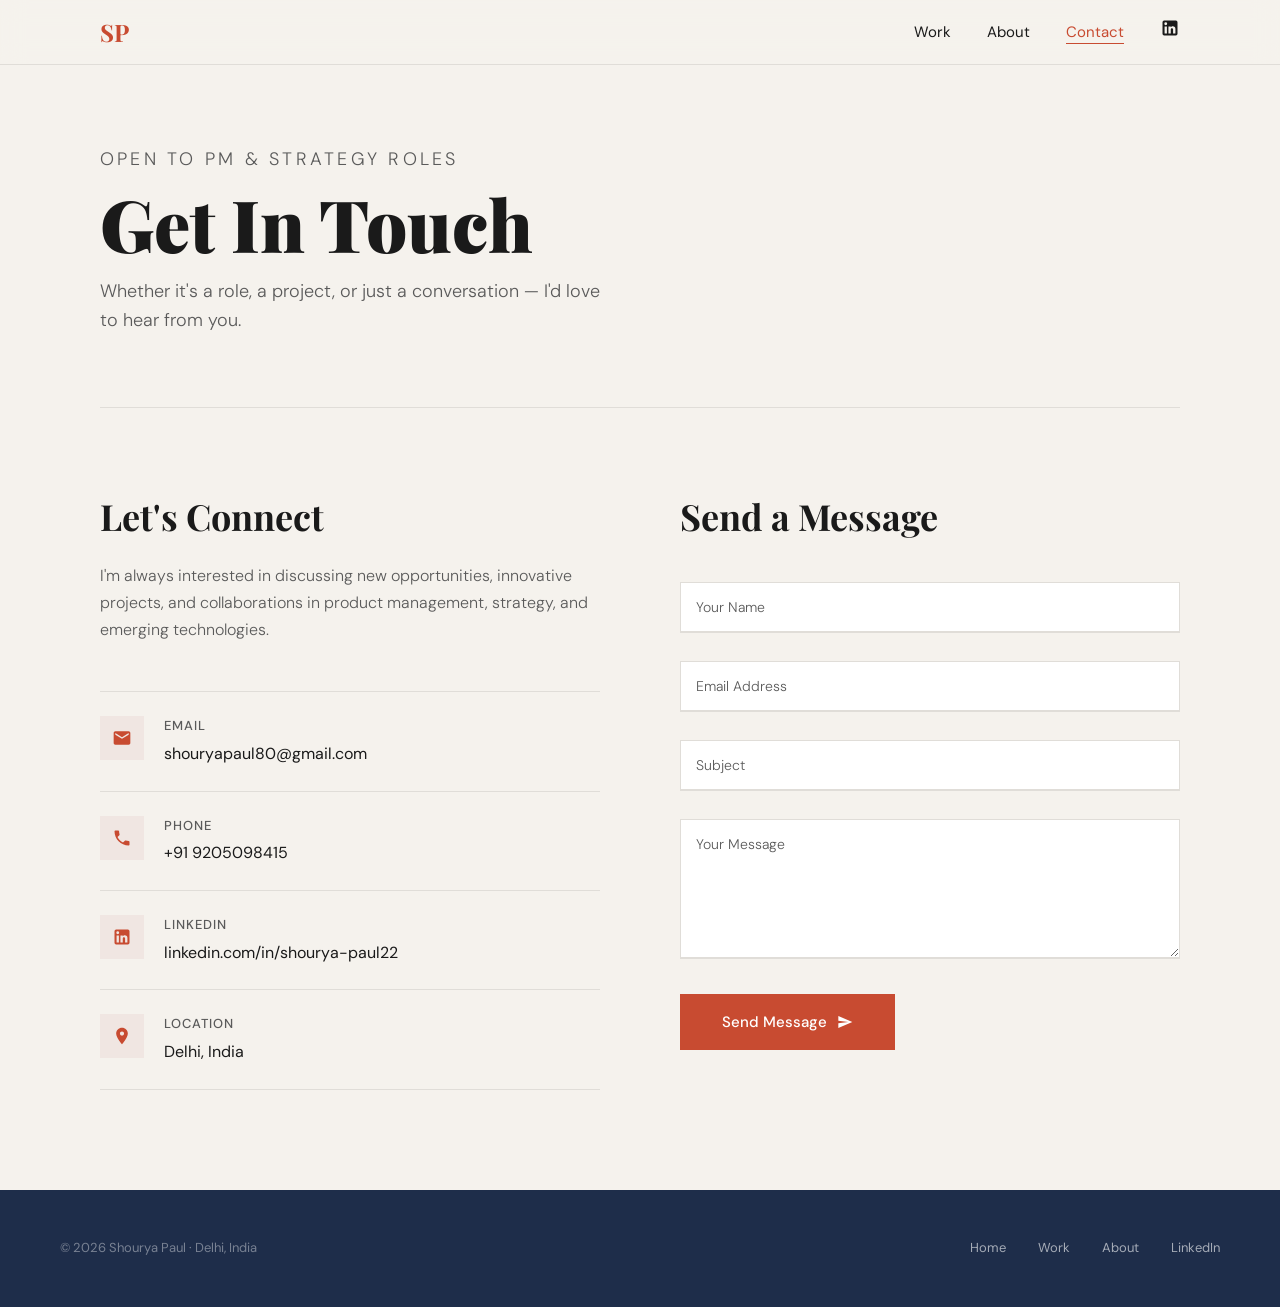
<file: contact.html>
<!DOCTYPE html>
<html lang="en">
<head>
  <meta charset="UTF-8">
  <meta name="viewport" content="width=device-width, initial-scale=1.0">
  <meta name="description" content="Contact Shourya Paul — open to PM & strategy roles.">
  <title>Contact — Shourya Paul</title>
  <link href="https://fonts.googleapis.com/css2?family=Playfair+Display:ital,wght@0,700;0,900;1,700&family=DM+Sans:wght@300;400;500&display=swap" rel="stylesheet">
  <style>
    :root {
      --bg: #F5F2ED;
      --text-dark: #1A1A1A;
      --text-mid: #5A5A5A;
      --accent: #C84B31;
      --accent-light: #F0E6E2;
      --navy: #1E2D4A;
      --card-bg: #FFFFFF;
      --border: #E0DDD8;
    }

    *, *::before, *::after { box-sizing: border-box; margin: 0; padding: 0; }
    html { scroll-behavior: smooth; }
    body { background: var(--bg); color: var(--text-dark); font-family: 'DM Sans', sans-serif; font-weight: 400; line-height: 1.6; overflow-x: hidden; }
    a { text-decoration: none; color: inherit; }

    .fade-in-section { opacity: 0; transform: translateY(24px); transition: opacity 0.6s ease, transform 0.6s ease; }
    .fade-in-section.visible { opacity: 1; transform: translateY(0); }

    @keyframes fadeUp {
      from { opacity: 0; transform: translateY(20px); }
      to   { opacity: 1; transform: translateY(0); }
    }
    .anim-1 { animation: fadeUp 0.6s ease forwards; animation-delay: 0s; opacity: 0; }
    .anim-2 { animation: fadeUp 0.6s ease forwards; animation-delay: 0.15s; opacity: 0; }
    .anim-3 { animation: fadeUp 0.6s ease forwards; animation-delay: 0.3s; opacity: 0; }

    /* NAV */
    nav { position: sticky; top: 0; z-index: 100; background: rgba(245,242,237,0.85); backdrop-filter: blur(12px); -webkit-backdrop-filter: blur(12px); border-bottom: 1px solid var(--border); }
    .nav-inner { max-width: 1160px; margin: 0 auto; padding: 0 40px; height: 64px; display: flex; align-items: center; justify-content: space-between; }
    .nav-monogram { font-family: 'Playfair Display', serif; font-weight: 700; font-size: 24px; color: var(--accent); }
    .nav-links { display: flex; align-items: center; gap: 36px; list-style: none; }
    .nav-links a { font-family: 'DM Sans', sans-serif; font-weight: 400; font-size: 15px; color: var(--text-dark); position: relative; transition: color 0.2s; }
    .nav-links a::after { content: ''; position: absolute; bottom: -2px; left: 0; width: 0; height: 1px; background: var(--accent); transition: width 0.25s ease; }
    .nav-links a:hover, .nav-links a.active { color: var(--accent); }
    .nav-links a:hover::after, .nav-links a.active::after { width: 100%; }
    .nav-linkedin svg { transition: opacity 0.2s; }
    .nav-linkedin:hover svg { opacity: 0.7; }

    /* WRAP */
    .page-wrap { max-width: 1160px; margin: 0 auto; padding: 0 40px; }

    /* PAGE HERO */
    .page-hero { padding: 80px 0 72px; border-bottom: 1px solid var(--border); margin-bottom: 80px; }
    .section-label { font-family: 'DM Sans', sans-serif; font-weight: 400; font-size: 11px; letter-spacing: 0.18em; text-transform: uppercase; color: var(--text-mid); margin-bottom: 12px; }
    .page-hero h1 { font-family: 'Playfair Display', serif; font-weight: 900; font-size: 72px; line-height: 1.05; color: var(--text-dark); margin-bottom: 16px; }
    .page-hero p { font-family: 'DM Sans', sans-serif; font-weight: 300; font-size: 18px; color: var(--text-mid); max-width: 500px; }

    /* CONTACT GRID */
    .contact-grid { display: grid; grid-template-columns: 1fr 1fr; gap: 80px; align-items: start; padding-bottom: 100px; }

    /* LEFT — INFO */
    .contact-info-heading { font-family: 'Playfair Display', serif; font-weight: 700; font-size: 36px; color: var(--text-dark); margin-bottom: 16px; }
    .contact-info-body { font-family: 'DM Sans', sans-serif; font-weight: 300; font-size: 16px; color: var(--text-mid); line-height: 1.7; margin-bottom: 48px; }

    .contact-methods { display: flex; flex-direction: column; gap: 0; }
    .contact-method { display: flex; align-items: flex-start; gap: 20px; padding: 24px 0; border-bottom: 1px solid var(--border); transition: background 0.2s; }
    .contact-method:first-child { border-top: 1px solid var(--border); }

    .contact-icon { width: 44px; height: 44px; background: var(--accent-light); display: flex; align-items: center; justify-content: center; flex-shrink: 0; color: var(--accent); }
    .contact-details h3 { font-family: 'DM Sans', sans-serif; font-weight: 500; font-size: 13px; letter-spacing: 0.08em; text-transform: uppercase; color: var(--text-mid); margin-bottom: 4px; }
    .contact-details a, .contact-details span { font-family: 'DM Sans', sans-serif; font-weight: 400; font-size: 16px; color: var(--text-dark); transition: color 0.2s; }
    .contact-details a:hover { color: var(--accent); }

    /* RIGHT — FORM */
    .form-heading { font-family: 'Playfair Display', serif; font-weight: 700; font-size: 36px; color: var(--text-dark); margin-bottom: 36px; }

    .form-field { position: relative; margin-bottom: 28px; }
    .form-input { width: 100%; background: var(--card-bg); border: 1px solid var(--border); border-bottom: 2px solid var(--border); padding: 18px 16px 10px; font-family: 'DM Sans', sans-serif; font-weight: 400; font-size: 15px; color: var(--text-dark); outline: none; transition: border-color 0.2s; }
    .form-input:focus { border-bottom-color: var(--accent); }
    .form-label { position: absolute; top: 14px; left: 16px; font-family: 'DM Sans', sans-serif; font-weight: 300; font-size: 14px; color: var(--text-mid); pointer-events: none; transition: all 0.2s; }
    .form-input:focus ~ .form-label,
    .form-input:not(:placeholder-shown) ~ .form-label { top: 6px; font-size: 11px; letter-spacing: 0.08em; color: var(--accent); }
    .form-input::placeholder { color: transparent; }

    textarea.form-input { resize: vertical; min-height: 140px; }

    .submit-btn { background: var(--accent); color: white; border: 2px solid var(--accent); padding: 16px 40px; font-family: 'DM Sans', sans-serif; font-weight: 500; font-size: 15px; cursor: pointer; display: inline-flex; align-items: center; gap: 10px; transition: background 0.2s; }
    .submit-btn:hover { background: #a83a22; border-color: #a83a22; }

    .form-success { display: none; background: #e8f5e9; border-left: 4px solid #2D6A4F; padding: 16px 20px; font-family: 'DM Sans', sans-serif; font-size: 15px; color: #2D6A4F; margin-top: 16px; }
    .form-success.visible { display: block; }

    /* FOOTER */
    .site-footer { background: var(--navy); padding: 48px 40px; }
    .footer-inner { max-width: 1160px; margin: 0 auto; display: flex; justify-content: space-between; align-items: center; flex-wrap: wrap; gap: 24px; }
    .footer-copy { font-family: 'DM Sans', sans-serif; font-size: 13px; color: rgba(255,255,255,0.4); }
    .footer-links { display: flex; gap: 32px; }
    .footer-links a { font-family: 'DM Sans', sans-serif; font-size: 13px; color: rgba(255,255,255,0.6); transition: color 0.2s; }
    .footer-links a:hover { color: white; }

    /* RESPONSIVE */
    @media (max-width: 768px) {
      .page-wrap { padding: 0 24px; }
      .nav-inner { padding: 0 24px; }
      .nav-links { gap: 20px; }
      .page-hero h1 { font-size: 48px; }
      .page-hero { padding: 48px 0 48px; margin-bottom: 48px; }
      .contact-grid { grid-template-columns: 1fr; gap: 48px; }
    }
  </style>
</head>
<body>

  <!-- NAV -->
  <nav>
    <div class="nav-inner">
      <a href="index.html" class="nav-monogram">SP</a>
      <ul class="nav-links">
        <li><a href="work.html">Work</a></li>
        <li><a href="about.html">About</a></li>
        <li><a href="contact.html" class="active">Contact</a></li>

        <li>
          <a href="https://linkedin.com/in/shourya-paul22" target="_blank" rel="noopener noreferrer" class="nav-linkedin" aria-label="LinkedIn">
            <svg width="20" height="20" viewBox="0 0 24 24" fill="#1A1A1A">
              <path d="M19 3a2 2 0 0 1 2 2v14a2 2 0 0 1-2 2H5a2 2 0 0 1-2-2V5a2 2 0 0 1 2-2h14m-.5 15.5v-5.3a3.26 3.26 0 0 0-3.26-3.26c-.85 0-1.84.52-2.32 1.3v-1.11h-2.79v8.37h2.79v-4.93c0-.77.62-1.4 1.39-1.4a1.4 1.4 0 0 1 1.4 1.4v4.93h2.79M6.88 8.56a1.68 1.68 0 0 0 1.68-1.68c0-.93-.75-1.69-1.68-1.69a1.69 1.69 0 0 0-1.69 1.69c0 .93.76 1.68 1.69 1.68m1.39 9.94v-8.37H5.5v8.37h2.77z"/>
            </svg>
          </a>
        </li>
      </ul>
    </div>
  </nav>

  <div class="page-wrap">

    <!-- PAGE HERO -->
    <div class="page-hero">
      <p class="section-label anim-1">Open to PM &amp; Strategy Roles</p>
      <h1 class="anim-2">Get In Touch</h1>
      <p class="anim-3">Whether it's a role, a project, or just a conversation — I'd love to hear from you.</p>
    </div>

    <!-- CONTACT GRID -->
    <div class="contact-grid">

      <!-- LEFT: Contact Info -->
      <div class="contact-info fade-in-section">
        <h2 class="contact-info-heading">Let's Connect</h2>
        <p class="contact-info-body">I'm always interested in discussing new opportunities, innovative projects, and collaborations in product management, strategy, and emerging technologies.</p>

        <div class="contact-methods">
          <div class="contact-method">
            <div class="contact-icon">
              <svg width="20" height="20" viewBox="0 0 24 24" fill="currentColor">
                <path d="M20 4H4c-1.1 0-1.99.9-1.99 2L2 18c0 1.1.89 2 2 2h16c1.1 0 2-.9 2-2V6c0-1.1-.9-2-2-2zm0 4l-8 5-8-5V6l8 5 8-5v2z"/>
              </svg>
            </div>
            <div class="contact-details">
              <h3>Email</h3>
              <a href="mailto:shouryapaul80@gmail.com">shouryapaul80@gmail.com</a>
            </div>
          </div>

          <div class="contact-method">
            <div class="contact-icon">
              <svg width="20" height="20" viewBox="0 0 24 24" fill="currentColor">
                <path d="M6.62 10.79c1.44 2.83 3.76 5.14 6.59 6.59l2.2-2.2c.27-.27.67-.36 1.02-.24 1.12.37 2.33.57 3.57.57.55 0 1 .45 1 1V20c0 .55-.45 1-1 1-9.39 0-17-7.61-17-17 0-.55.45-1 1-1h3.5c.55 0 1 .45 1 1 0 1.25.2 2.45.57 3.57.11.35.03.74-.25 1.02l-2.2 2.2z"/>
              </svg>
            </div>
            <div class="contact-details">
              <h3>Phone</h3>
              <a href="tel:+919205098415">+91 9205098415</a>
            </div>
          </div>

          <div class="contact-method">
            <div class="contact-icon">
              <svg width="20" height="20" viewBox="0 0 24 24" fill="currentColor">
                <path d="M19 3a2 2 0 0 1 2 2v14a2 2 0 0 1-2 2H5a2 2 0 0 1-2-2V5a2 2 0 0 1 2-2h14m-.5 15.5v-5.3a3.26 3.26 0 0 0-3.26-3.26c-.85 0-1.84.52-2.32 1.3v-1.11h-2.79v8.37h2.79v-4.93c0-.77.62-1.4 1.39-1.4a1.4 1.4 0 0 1 1.4 1.4v4.93h2.79M6.88 8.56a1.68 1.68 0 0 0 1.68-1.68c0-.93-.75-1.69-1.68-1.69a1.69 1.69 0 0 0-1.69 1.69c0 .93.76 1.68 1.69 1.68m1.39 9.94v-8.37H5.5v8.37h2.77z"/>
              </svg>
            </div>
            <div class="contact-details">
              <h3>LinkedIn</h3>
              <a href="https://linkedin.com/in/shourya-paul22" target="_blank" rel="noopener noreferrer">linkedin.com/in/shourya-paul22</a>
            </div>
          </div>

          <div class="contact-method">
            <div class="contact-icon">
              <svg width="20" height="20" viewBox="0 0 24 24" fill="currentColor">
                <path d="M12 2C8.13 2 5 5.13 5 9c0 5.25 7 13 7 13s7-7.75 7-13c0-3.87-3.13-7-7-7zm0 9.5c-1.38 0-2.5-1.12-2.5-2.5s1.12-2.5 2.5-2.5 2.5 1.12 2.5 2.5-1.12 2.5-2.5 2.5z"/>
              </svg>
            </div>
            <div class="contact-details">
              <h3>Location</h3>
              <span>Delhi, India</span>
            </div>
          </div>
        </div>
      </div>

      <!-- RIGHT: Form -->
      <div class="contact-form-wrap fade-in-section">
        <h2 class="form-heading">Send a Message</h2>
        <form id="contact-form">
          <div class="form-field">
            <input type="text" id="name" name="name" class="form-input" placeholder="Your Name" required>
            <label for="name" class="form-label">Your Name</label>
          </div>
          <div class="form-field">
            <input type="email" id="email" name="email" class="form-input" placeholder="Email Address" required>
            <label for="email" class="form-label">Email Address</label>
          </div>
          <div class="form-field">
            <input type="text" id="subject" name="subject" class="form-input" placeholder="Subject" required>
            <label for="subject" class="form-label">Subject</label>
          </div>
          <div class="form-field">
            <textarea id="message" name="message" class="form-input" placeholder="Your Message" rows="5" required></textarea>
            <label for="message" class="form-label">Your Message</label>
          </div>
          <button type="submit" class="submit-btn">
            Send Message
            <svg width="16" height="16" viewBox="0 0 24 24" fill="currentColor">
              <path d="M2.01 21L23 12 2.01 3 2 10l15 2-15 2z"/>
            </svg>
          </button>
          <div class="form-success" id="form-success">Message sent! I'll get back to you soon.</div>
        </form>
      </div>

    </div>
  </div>

  <!-- FOOTER -->
  <footer class="site-footer">
    <div class="footer-inner">
      <span class="footer-copy">© 2026 Shourya Paul · Delhi, India</span>
      <div class="footer-links">
        <a href="index.html">Home</a>
        <a href="work.html">Work</a>
        <a href="about.html">About</a>
        <a href="https://linkedin.com/in/shourya-paul22" target="_blank" rel="noopener noreferrer">LinkedIn</a>
      </div>
    </div>
  </footer>

  <script>
    // Scroll fade-in
    const observer = new IntersectionObserver((entries) => {
      entries.forEach(e => { if (e.isIntersecting) e.target.classList.add('visible'); });
    }, { threshold: 0.08 });
    document.querySelectorAll('.fade-in-section').forEach(el => observer.observe(el));

    // Form submit (mailto fallback)
    document.getElementById('contact-form').addEventListener('submit', function(e) {
      e.preventDefault();
      const name = document.getElementById('name').value;
      const email = document.getElementById('email').value;
      const subject = document.getElementById('subject').value;
      const message = document.getElementById('message').value;
      const mailto = `mailto:shouryapaul80@gmail.com?subject=${encodeURIComponent(subject)}&body=${encodeURIComponent('From: ' + name + ' (' + email + ')\n\n' + message)}`;
      window.location.href = mailto;
      document.getElementById('form-success').classList.add('visible');
    });
  </script>
</body>
</html>
</file>
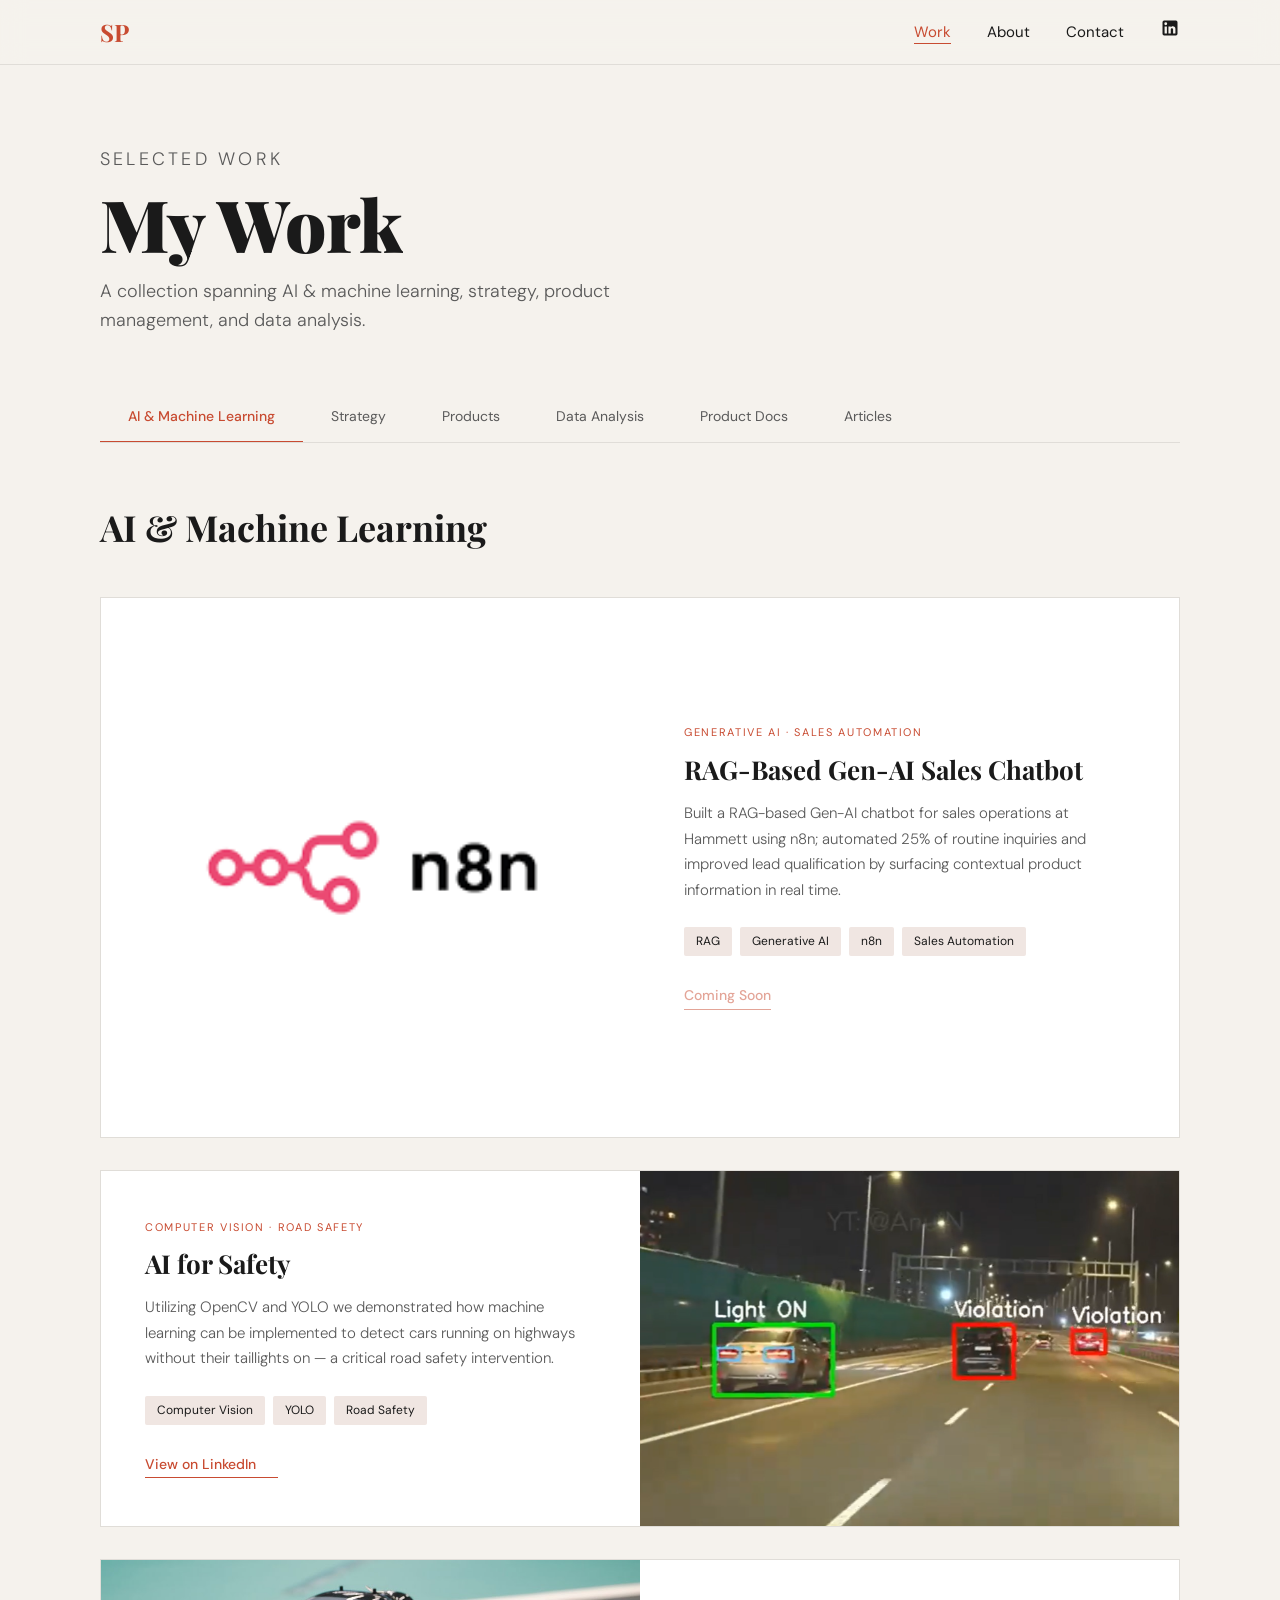
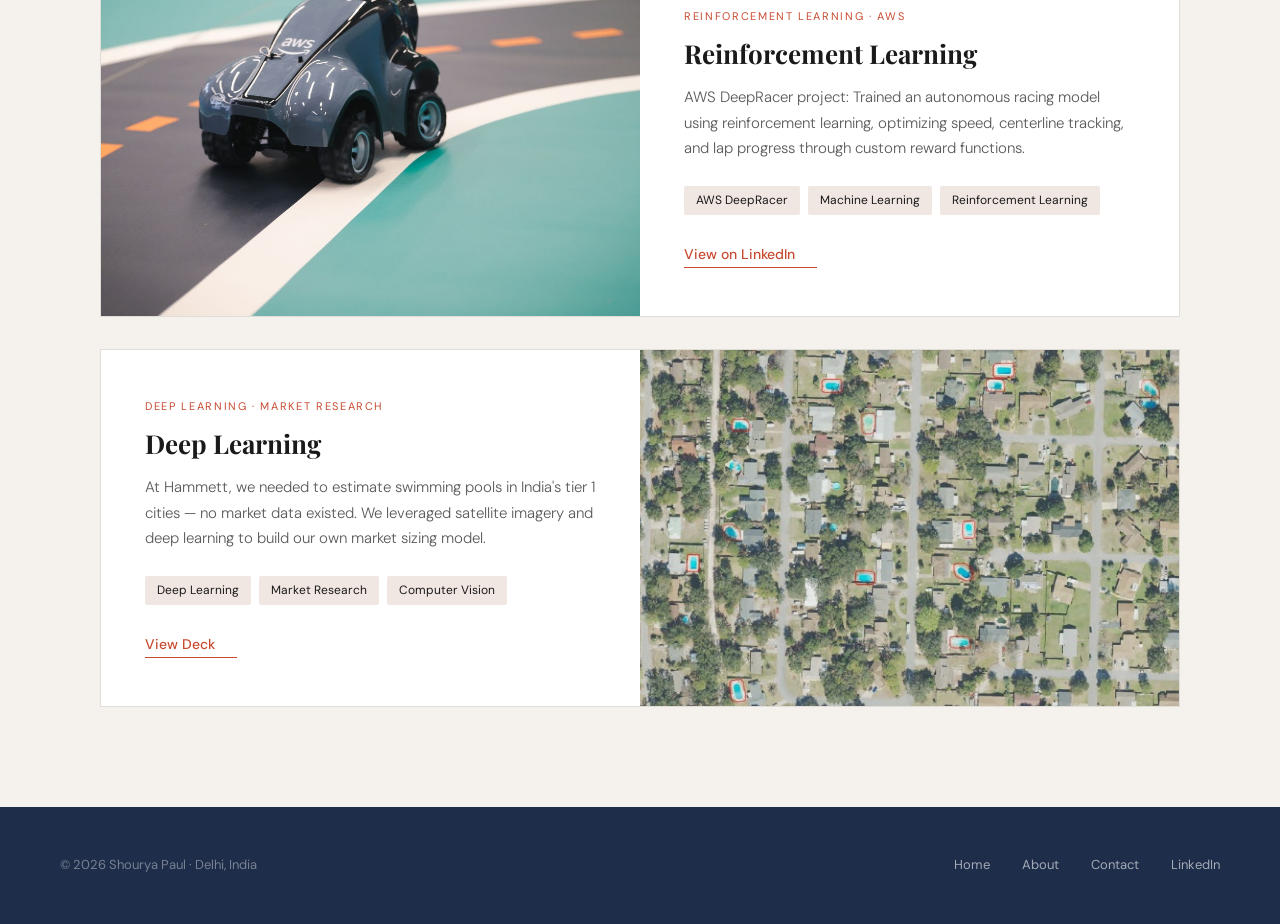
<file: work.html>
<!DOCTYPE html>
<html lang="en">
<head>
  <meta charset="UTF-8">
  <meta name="viewport" content="width=device-width, initial-scale=1.0">
  <meta name="description" content="Shourya Paul's work — AI, case studies, products, data analysis, and articles.">
  <title>Work — Shourya Paul</title>
  <link href="https://fonts.googleapis.com/css2?family=Playfair+Display:ital,wght@0,700;0,900;1,700&family=DM+Sans:wght@300;400;500&display=swap" rel="stylesheet">
  <style>
    :root {
      --bg: #F5F2ED;
      --text-dark: #1A1A1A;
      --text-mid: #5A5A5A;
      --accent: #C84B31;
      --accent-light: #F0E6E2;
      --navy: #1E2D4A;
      --card-bg: #FFFFFF;
      --border: #E0DDD8;
    }

    *, *::before, *::after { box-sizing: border-box; margin: 0; padding: 0; }
    html { scroll-behavior: smooth; }
    body { background: var(--bg); color: var(--text-dark); font-family: 'DM Sans', sans-serif; font-weight: 400; line-height: 1.6; overflow-x: hidden; }
    a { text-decoration: none; color: inherit; }

    .fade-in-section { opacity: 0; transform: translateY(24px); transition: opacity 0.6s ease, transform 0.6s ease; }
    .fade-in-section.visible { opacity: 1; transform: translateY(0); }

    @keyframes fadeUp {
      from { opacity: 0; transform: translateY(20px); }
      to   { opacity: 1; transform: translateY(0); }
    }
    .anim-1 { animation: fadeUp 0.6s ease forwards; animation-delay: 0s; opacity: 0; }
    .anim-2 { animation: fadeUp 0.6s ease forwards; animation-delay: 0.15s; opacity: 0; }
    .anim-3 { animation: fadeUp 0.6s ease forwards; animation-delay: 0.3s; opacity: 0; }

    /* NAV */
    nav { position: sticky; top: 0; z-index: 100; background: rgba(245,242,237,0.85); backdrop-filter: blur(12px); -webkit-backdrop-filter: blur(12px); border-bottom: 1px solid var(--border); }
    .nav-inner { max-width: 1160px; margin: 0 auto; padding: 0 40px; height: 64px; display: flex; align-items: center; justify-content: space-between; }
    .nav-monogram { font-family: 'Playfair Display', serif; font-weight: 700; font-size: 24px; color: var(--accent); }
    .nav-links { display: flex; align-items: center; gap: 36px; list-style: none; }
    .nav-links a { font-family: 'DM Sans', sans-serif; font-weight: 400; font-size: 15px; color: var(--text-dark); position: relative; transition: color 0.2s; }
    .nav-links a::after { content: ''; position: absolute; bottom: -2px; left: 0; width: 0; height: 1px; background: var(--accent); transition: width 0.25s ease; }
    .nav-links a:hover, .nav-links a.active { color: var(--accent); }
    .nav-links a:hover::after, .nav-links a.active::after { width: 100%; }
    .nav-linkedin svg { transition: opacity 0.2s; }
    .nav-linkedin:hover svg { opacity: 0.7; }

    /* WRAP */
    .page-wrap { max-width: 1160px; margin: 0 auto; padding: 0 40px; }

    /* PAGE HERO */
    .page-hero { padding: 80px 0 56px; }
    .section-label { font-family: 'DM Sans', sans-serif; font-weight: 400; font-size: 11px; letter-spacing: 0.18em; text-transform: uppercase; color: var(--text-mid); margin-bottom: 12px; }
    .page-hero h1 { font-family: 'Playfair Display', serif; font-weight: 900; font-size: 72px; line-height: 1.05; color: var(--text-dark); margin-bottom: 16px; }
    .page-hero p { font-family: 'DM Sans', sans-serif; font-weight: 300; font-size: 18px; color: var(--text-mid); max-width: 560px; }

    /* TABS */
    .tabs-wrap { border-bottom: 1px solid var(--border); margin-bottom: 56px; overflow-x: auto; }
    .tabs-inner { display: flex; gap: 0; white-space: nowrap; }
    .tab-btn { font-family: 'DM Sans', sans-serif; font-weight: 400; font-size: 14px; color: var(--text-mid); background: none; border: none; padding: 16px 28px; cursor: pointer; border-bottom: 2px solid transparent; transition: color 0.2s, border-color 0.2s; margin-bottom: -1px; }
    .tab-btn:hover { color: var(--text-dark); }
    .tab-btn.active { color: var(--accent); border-bottom-color: var(--accent); font-weight: 500; }

    /* WORK SECTIONS */
    .work-section { display: none; }
    .work-section.active { display: block; }

    .section-title { font-family: 'Playfair Display', serif; font-weight: 700; font-size: 36px; color: var(--text-dark); margin-bottom: 40px; }

    /* PROJECT CARDS */
    .project-card { display: grid; grid-template-columns: 1fr 1fr; gap: 0; border: 1px solid var(--border); background: var(--card-bg); margin-bottom: 32px; overflow: hidden; transition: box-shadow 0.2s; }
    .project-card:hover { box-shadow: 0 12px 40px rgba(0,0,0,0.08); }
    .project-card.reverse { direction: rtl; }
    .project-card.reverse > * { direction: ltr; }

    .project-img { overflow: hidden; }
    .project-img img { width: 100%; height: 100%; min-height: 280px; object-fit: cover; display: block; transition: transform 0.4s ease; }
    .project-card:hover .project-img img { transform: scale(1.03); }

    .project-body { padding: 48px 44px; display: flex; flex-direction: column; justify-content: center; }
    .project-category { font-family: 'DM Sans', sans-serif; font-weight: 400; font-size: 11px; letter-spacing: 0.15em; text-transform: uppercase; color: var(--accent); margin-bottom: 12px; }
    .project-body h3 { font-family: 'Playfair Display', serif; font-weight: 700; font-size: 26px; color: var(--text-dark); margin-bottom: 16px; line-height: 1.2; }
    .project-body p { font-family: 'DM Sans', sans-serif; font-weight: 300; font-size: 15px; color: var(--text-mid); line-height: 1.7; margin-bottom: 24px; }

    .project-tags { display: flex; flex-wrap: wrap; gap: 8px; margin-bottom: 28px; }
    .tag { background: var(--accent-light); color: var(--text-dark); padding: 5px 12px; font-family: 'DM Sans', sans-serif; font-size: 12px; border-radius: 2px; }

    .project-link { display: inline-flex; align-items: center; gap: 8px; font-family: 'DM Sans', sans-serif; font-weight: 500; font-size: 14px; color: var(--accent); border-bottom: 1px solid var(--accent); padding-bottom: 2px; transition: gap 0.2s; align-self: flex-start; }
    .project-link:hover { gap: 12px; }
    .project-link svg { flex-shrink: 0; }

    /* FOOTER */
    .site-footer { background: var(--navy); padding: 48px 40px; margin-top: 100px; }
    .footer-inner { max-width: 1160px; margin: 0 auto; display: flex; justify-content: space-between; align-items: center; flex-wrap: wrap; gap: 24px; }
    .footer-copy { font-family: 'DM Sans', sans-serif; font-size: 13px; color: rgba(255,255,255,0.4); }
    .footer-links { display: flex; gap: 32px; }
    .footer-links a { font-family: 'DM Sans', sans-serif; font-size: 13px; color: rgba(255,255,255,0.6); transition: color 0.2s; }
    .footer-links a:hover { color: white; }

    /* RESPONSIVE */
    @media (max-width: 768px) {
      .page-wrap { padding: 0 24px; }
      .nav-inner { padding: 0 24px; }
      .nav-links { gap: 20px; }
      .page-hero h1 { font-size: 48px; }
      .page-hero { padding: 48px 0 36px; }
      .project-card, .project-card.reverse { grid-template-columns: 1fr; direction: ltr; }
      .project-img img { min-height: 220px; }
      .project-body { padding: 32px 28px; }
      .tabs-inner { gap: 0; }
      .tab-btn { padding: 14px 16px; font-size: 13px; }
    }
  </style>
</head>
<body>

  <!-- NAV -->
  <nav>
    <div class="nav-inner">
      <a href="index.html" class="nav-monogram">SP</a>
      <ul class="nav-links">
        <li><a href="work.html" class="active">Work</a></li>
        <li><a href="about.html">About</a></li>
        <li><a href="contact.html">Contact</a></li>

        <li>
          <a href="https://linkedin.com/in/shourya-paul22" target="_blank" rel="noopener noreferrer" class="nav-linkedin" aria-label="LinkedIn">
            <svg width="20" height="20" viewBox="0 0 24 24" fill="#1A1A1A">
              <path d="M19 3a2 2 0 0 1 2 2v14a2 2 0 0 1-2 2H5a2 2 0 0 1-2-2V5a2 2 0 0 1 2-2h14m-.5 15.5v-5.3a3.26 3.26 0 0 0-3.26-3.26c-.85 0-1.84.52-2.32 1.3v-1.11h-2.79v8.37h2.79v-4.93c0-.77.62-1.4 1.39-1.4a1.4 1.4 0 0 1 1.4 1.4v4.93h2.79M6.88 8.56a1.68 1.68 0 0 0 1.68-1.68c0-.93-.75-1.69-1.68-1.69a1.69 1.69 0 0 0-1.69 1.69c0 .93.76 1.68 1.69 1.68m1.39 9.94v-8.37H5.5v8.37h2.77z"/>
            </svg>
          </a>
        </li>
      </ul>
    </div>
  </nav>

  <!-- PAGE HERO -->
  <div class="page-wrap">
    <div class="page-hero">
      <p class="section-label anim-1">Selected Work</p>
      <h1 class="anim-2">My Work</h1>
      <p class="anim-3">A collection spanning AI & machine learning, strategy, product management, and data analysis.</p>
    </div>
  </div>

  <!-- TABS -->
  <div class="page-wrap">
    <div class="tabs-wrap">
      <div class="tabs-inner">
        <button class="tab-btn active" data-section="ai">AI & Machine Learning</button>
        <button class="tab-btn" data-section="case-studies">Strategy</button>
        <button class="tab-btn" data-section="products">Products</button>
        <button class="tab-btn" data-section="data-analysis">Data Analysis</button>
        <button class="tab-btn" data-section="product-docs">Product Docs</button>
        <button class="tab-btn" data-section="articles">Articles</button>
      </div>
    </div>

    <!-- AI & MACHINE LEARNING -->
    <section class="work-section active fade-in-section" id="ai">
      <h2 class="section-title">AI &amp; Machine Learning</h2>

      <div class="project-card">
        <div class="project-img">
          <img src="assets/images/rag-chatbot-n8n.png" alt="RAG Gen-AI Chatbot — n8n Sales Automation">
        </div>
        <div class="project-body">
          <div class="project-category">Generative AI · Sales Automation</div>
          <h3>RAG-Based Gen-AI Sales Chatbot</h3>
          <p>Built a RAG-based Gen-AI chatbot for sales operations at Hammett using n8n; automated 25% of routine inquiries and improved lead qualification by surfacing contextual product information in real time.</p>
          <div class="project-tags">
            <span class="tag">RAG</span>
            <span class="tag">Generative AI</span>
            <span class="tag">n8n</span>
            <span class="tag">Sales Automation</span>
          </div>
          <span class="project-link" style="cursor:default; opacity:0.5;">
            Coming Soon
          </span>
        </div>
      </div>

      <div class="project-card reverse">
        <div class="project-img">
          <img src="assets/images/ai-safety-project.jpg" alt="AI for Safety — YOLO taillight detection">
        </div>
        <div class="project-body">
          <div class="project-category">Computer Vision · Road Safety</div>
          <h3>AI for Safety</h3>
          <p>Utilizing OpenCV and YOLO we demonstrated how machine learning can be implemented to detect cars running on highways without their taillights on — a critical road safety intervention.</p>
          <div class="project-tags">
            <span class="tag">Computer Vision</span>
            <span class="tag">YOLO</span>
            <span class="tag">Road Safety</span>
          </div>
          <a href="https://www.linkedin.com/posts/shourya-paul22_computervision-artificialintelligence-roadsafety-activity-7299663944955179015-68c0" target="_blank" rel="noopener noreferrer" class="project-link">
            View on LinkedIn
            <svg width="14" height="14" viewBox="0 0 24 24" fill="currentColor"><path d="M14 5l7 7m0 0l-7 7m7-7H3"/></svg>
          </a>
        </div>
      </div>

      <div class="project-card">
        <div class="project-img">
          <img src="assets/images/aws-deepracer.jpg" alt="AWS DeepRacer — Reinforcement Learning">
        </div>
        <div class="project-body">
          <div class="project-category">Reinforcement Learning · AWS</div>
          <h3>Reinforcement Learning</h3>
          <p>AWS DeepRacer project: Trained an autonomous racing model using reinforcement learning, optimizing speed, centerline tracking, and lap progress through custom reward functions.</p>
          <div class="project-tags">
            <span class="tag">AWS DeepRacer</span>
            <span class="tag">Machine Learning</span>
            <span class="tag">Reinforcement Learning</span>
          </div>
          <a href="https://www.linkedin.com/posts/shourya-paul22_aws-deepracer-machinelearning-activity-7224664805670862848-tljV" target="_blank" rel="noopener noreferrer" class="project-link">
            View on LinkedIn
            <svg width="14" height="14" viewBox="0 0 24 24" fill="currentColor"><path d="M14 5l7 7m0 0l-7 7m7-7H3"/></svg>
          </a>
        </div>
      </div>

      <div class="project-card reverse">
        <div class="project-img">
          <img src="assets/images/deep-learning-pools.jpg" alt="Deep Learning — Swimming Pool Detection">
        </div>
        <div class="project-body">
          <div class="project-category">Deep Learning · Market Research</div>
          <h3>Deep Learning</h3>
          <p>At Hammett, we needed to estimate swimming pools in India's tier 1 cities — no market data existed. We leveraged satellite imagery and deep learning to build our own market sizing model.</p>
          <div class="project-tags">
            <span class="tag">Deep Learning</span>
            <span class="tag">Market Research</span>
            <span class="tag">Computer Vision</span>
          </div>
          <a href="https://www.canva.com/design/DAGFSf-0G0g/5NkrQdqykdFOQzRHUZLCNw/edit" target="_blank" rel="noopener noreferrer" class="project-link">
            View Deck
            <svg width="14" height="14" viewBox="0 0 24 24" fill="currentColor"><path d="M14 5l7 7m0 0l-7 7m7-7H3"/></svg>
          </a>
        </div>
      </div>
    </section>

    <!-- CASE STUDIES -->
    <section class="work-section fade-in-section" id="case-studies">
      <h2 class="section-title">Strategy</h2>

      <div class="project-card">
        <div class="project-img">
          <img src="assets/images/fyn-gtm-strategy.png" alt="Market Research and GTM Strategy — FYN EV">
        </div>
        <div class="project-body">
          <div class="project-category">Market Research · GTM Strategy</div>
          <h3>Should we build this or not?</h3>
          <p>Conducted in-depth market research and developed a go-to-market strategy for an EV mobility startup, identifying target segments, competitive positioning, and channel strategy to drive market entry and growth.</p>
          <div class="project-tags">
            <span class="tag">Market Research</span>
            <span class="tag">GTM Strategy</span>
            <span class="tag">EV Mobility</span>
          </div>
          <a href="https://drive.google.com/file/d/1lvpJqTCN350QIPVdb3G5_OpX-_9cIcVg/view?usp=sharing" target="_blank" rel="noopener noreferrer" class="project-link">
            View Presentation
            <svg width="14" height="14" viewBox="0 0 24 24" fill="currentColor"><path d="M14 5l7 7m0 0l-7 7m7-7H3"/></svg>
          </a>
        </div>
      </div>

      <div class="project-card reverse">
        <div class="project-img">
          <img src="assets/images/uber-case-study.jpg" alt="Uber Case Study — Ride Cancellation Reduction">
        </div>
        <div class="project-body">
          <div class="project-category">Product Management · UX</div>
          <h3>Reducing Ride Cancellations — Uber</h3>
          <p>During the NextLeap PM program, I focused on the driver's perspective to tackle ride cancellations on Uber, proposing an interface redesign within the driver app grounded in user research.</p>
          <div class="project-tags">
            <span class="tag">Product Management</span>
            <span class="tag">UX Design</span>
            <span class="tag">Uber</span>
          </div>
          <a href="https://drive.google.com/file/d/1ZzSsN4fBumG0JcTfdEVSXrcaaLMtbV8u/view?usp=sharing" target="_blank" rel="noopener noreferrer" class="project-link">
            View Case Study
            <svg width="14" height="14" viewBox="0 0 24 24" fill="currentColor"><path d="M14 5l7 7m0 0l-7 7m7-7H3"/></svg>
          </a>
        </div>
      </div>

      <div class="project-card">
        <div class="project-img">
          <img src="assets/images/mygate-case-study.jpg" alt="MyGate Case Study — Revenue Optimization">
        </div>
        <div class="project-body">
          <div class="project-category">Product Management · User Research</div>
          <h3>Increasing MyGate App Revenue</h3>
          <p>Through rigorous user research with gated community residents, my team identified a new revenue stream — shared e-rickshaw booking — addressing a genuine mobility gap at the last mile.</p>
          <div class="project-tags">
            <span class="tag">Product Management</span>
            <span class="tag">User Research</span>
            <span class="tag">MyGate</span>
          </div>
          <a href="https://drive.google.com/file/d/1lvpJqTCN350QIPVdb3G5_OpX-_9cIcVg/view?usp=sharing" target="_blank" rel="noopener noreferrer" class="project-link">
            View Presentation
            <svg width="14" height="14" viewBox="0 0 24 24" fill="currentColor"><path d="M14 5l7 7m0 0l-7 7m7-7H3"/></svg>
          </a>
        </div>
      </div>
    </section>

    <!-- PRODUCTS -->
    <section class="work-section fade-in-section" id="products">
      <h2 class="section-title">Products</h2>

      <div class="project-card">
        <div class="project-img">
          <img src="assets/images/crm-tool.jpg" alt="CRM Tool — Hammett Lead Management">
        </div>
        <div class="project-body">
          <div class="project-category">Product · CRM · Vibe-coding</div>
          <h3>CRM Tool — Hammett</h3>
          <p>Developed a custom CRM to capture and track lead data and optimize the sales funnel at Hammett. Vibe-coded the webapp to life by systematically prompting Claude and Building on Replit environment. To improve data accuracy, feedback rates and rolling out loyalty point features.</p>
          <div class="project-tags">
            <span class="tag">CRM</span>
            <span class="tag">Web Development</span>
            <span class="tag">Sales Optimization</span>
          </div>
        </div>
      </div>
    </section>

    <!-- DATA ANALYSIS -->
    <section class="work-section fade-in-section" id="data-analysis">
      <h2 class="section-title">Data Analysis</h2>

      <div class="project-card">
        <div class="project-img">
          <img src="assets/images/powerbi-dashboard.jpg" alt="Power BI Dashboard — Data Analytics">
        </div>
        <div class="project-body">
          <div class="project-category">Data Analytics · Power BI</div>
          <h3>Power BI Dashboard</h3>
          <p>Built a data dashboard at Hammett to track company growth and optimize the sales funnel. Leveraged data analysis to identify key trends, improve conversion rates, and drive informed decision-making.</p>
          <div class="project-tags">
            <span class="tag">Power BI</span>
            <span class="tag">Data Analytics</span>
            <span class="tag">Sales Optimization</span>
          </div>
          <a href="https://drive.google.com/file/d/12oJHxWHtB9_PlN8bkyEQbgr2CI6Ok5BW/view?usp=sharing" target="_blank" rel="noopener noreferrer" class="project-link">
            View Dashboard
            <svg width="14" height="14" viewBox="0 0 24 24" fill="currentColor"><path d="M14 5l7 7m0 0l-7 7m7-7H3"/></svg>
          </a>
        </div>
      </div>
    </section>

    <!-- PRODUCT DOCS -->
    <section class="work-section fade-in-section" id="product-docs">
      <h2 class="section-title">Product Documents</h2>

      <div class="project-card">
        <div class="project-img">
          <img src="assets/images/safetipin-wireframes.jpg" alt="Safetipin EmpowHer App Wireframes">
        </div>
        <div class="project-body">
          <div class="project-category">UX Design · Social Impact</div>
          <h3>DriveSafe Wireframes</h3>
          <p>Drive Safe is a dashboard that helps truck owners identify dangerous driving behavior by their drivers, enabling better compensation planning and decisions on which drivers require retraining.</p>
          <div class="project-tags">
            <span class="tag">UX Design</span>
            <span class="tag">Wireframes</span>
            <span class="tag">Social Impact</span>
          </div>
          <a href="https://www.figma.com/make/bgrivqky4MkwuRyUEQD8fF/DriveSafe-Wireframe-Design?t=lLCighvI18Bik037-20&fullscreen=1" target="_blank" rel="noopener noreferrer" class="project-link">
            View Wireframes
            <svg width="14" height="14" viewBox="0 0 24 24" fill="currentColor"><path d="M14 5l7 7m0 0l-7 7m7-7H3"/></svg>
          </a>
        </div>
      </div>

      <div class="project-card reverse">
        <div class="project-img">
          <img src="assets/images/doc2go-prd.jpg" alt="Doc2Go App Product Requirements Document">
        </div>
        <div class="project-body">
          <div class="project-category">PRD · Healthcare</div>
          <h3>Doc2Go App PRD</h3>
          <p>A comprehensive product requirements document for a new Doc2Go app, designed to streamline functionality and improve navigation for patients seeking healthcare services.</p>
          <div class="project-tags">
            <span class="tag">PRD</span>
            <span class="tag">Healthcare</span>
            <span class="tag">Product Management</span>
          </div>
          <a href="https://drive.google.com/file/d/19fkD7SqDExT6V-xs21LkjSOcbJlaY-YA/view?usp=sharing" target="_blank" rel="noopener noreferrer" class="project-link">
            View Document
            <svg width="14" height="14" viewBox="0 0 24 24" fill="currentColor"><path d="M14 5l7 7m0 0l-7 7m7-7H3"/></svg>
          </a>
        </div>
      </div>
    </section>

    <!-- ARTICLES -->
    <section class="work-section fade-in-section" id="articles">
      <h2 class="section-title">Articles</h2>

      <div class="project-card">
        <div class="project-img">
          <img src="assets/images/autonomous-vehicles-article.jpg" alt="Autonomous Vehicles Regulation Article">
        </div>
        <div class="project-body">
          <div class="project-category">Article · Technology Policy</div>
          <h3>Driving into the Future: Regulating Autonomous Vehicles</h3>
          <p>An in-depth article exploring the regulatory landscape and challenges surrounding autonomous vehicles — examining the intersection of technology, policy, and societal impact.</p>
          <div class="project-tags">
            <span class="tag">Autonomous Vehicles</span>
            <span class="tag">Regulation</span>
            <span class="tag">Technology Policy</span>
          </div>
          <a href="https://www.obhanandassociates.com/blog/driving-into-the-future-regulating-autonomous-vehicles/" target="_blank" rel="noopener noreferrer" class="project-link">
            Read Article
            <svg width="14" height="14" viewBox="0 0 24 24" fill="currentColor"><path d="M14 5l7 7m0 0l-7 7m7-7H3"/></svg>
          </a>
        </div>
      </div>
    </section>
  </div>

  <!-- FOOTER -->
  <footer class="site-footer">
    <div class="footer-inner">
      <span class="footer-copy">© 2026 Shourya Paul · Delhi, India</span>
      <div class="footer-links">
        <a href="index.html">Home</a>
        <a href="about.html">About</a>
        <a href="contact.html">Contact</a>
        <a href="https://linkedin.com/in/shourya-paul22" target="_blank" rel="noopener noreferrer">LinkedIn</a>
      </div>
    </div>
  </footer>

  <script>
    // Tab switching
    const tabBtns = document.querySelectorAll('.tab-btn');
    const workSections = document.querySelectorAll('.work-section');

    tabBtns.forEach(btn => {
      btn.addEventListener('click', () => {
        const target = btn.getAttribute('data-section');
        tabBtns.forEach(b => b.classList.remove('active'));
        workSections.forEach(s => s.classList.remove('active'));
        btn.classList.add('active');
        const section = document.getElementById(target);
        section.classList.add('active');
        setTimeout(() => section.classList.add('visible'), 10);
      });
    });

    // Scroll fade-in
    const observer = new IntersectionObserver((entries) => {
      entries.forEach(e => { if (e.isIntersecting) e.target.classList.add('visible'); });
    }, { threshold: 0.08 });
    document.querySelectorAll('.fade-in-section').forEach(el => observer.observe(el));
    document.querySelector('.work-section.active')?.classList.add('visible');
  </script>
</body>
</html>
</file>
